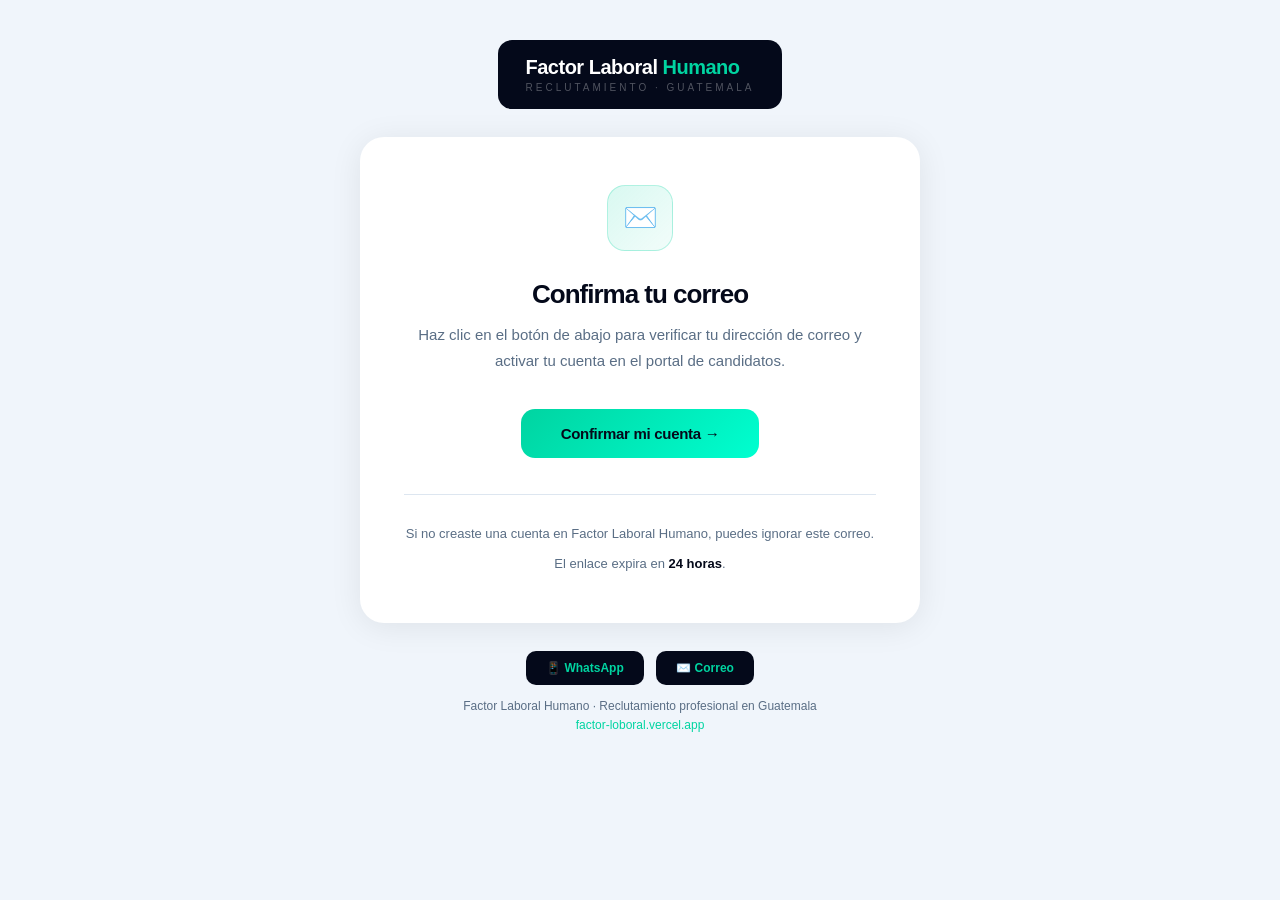
<file: email-confirmacion.html>
<!DOCTYPE html>
<html lang="es">
<head>
  <meta charset="UTF-8">
  <meta name="viewport" content="width=device-width, initial-scale=1.0">
  <title>Confirma tu cuenta</title>
</head>
<body style="margin:0;padding:0;background:#F0F5FB;font-family:'Segoe UI',Arial,sans-serif;">

  <table width="100%" cellpadding="0" cellspacing="0" style="background:#F0F5FB;padding:40px 20px;">
    <tr>
      <td align="center">
        <table width="100%" cellpadding="0" cellspacing="0" style="max-width:560px;">

          <!-- HEADER -->
          <tr>
            <td align="center" style="padding-bottom:28px;">
              <table cellpadding="0" cellspacing="0">
                <tr>
                  <td style="background:#04091A;border-radius:14px;padding:16px 28px;">
                    <span style="font-family:'Segoe UI',Arial,sans-serif;font-size:20px;font-weight:800;color:#ffffff;letter-spacing:-0.5px;">
                      Factor Laboral <span style="color:#00D4A1;">Humano</span>
                    </span>
                    <div style="font-size:10px;color:rgba(255,255,255,0.3);letter-spacing:3px;text-transform:uppercase;margin-top:3px;">
                      Reclutamiento · Guatemala
                    </div>
                  </td>
                </tr>
              </table>
            </td>
          </tr>

          <!-- CARD -->
          <tr>
            <td style="background:#ffffff;border-radius:24px;padding:48px 44px;box-shadow:0 4px 32px rgba(0,0,0,0.08);">

              <!-- Icono -->
              <table width="100%" cellpadding="0" cellspacing="0" style="margin-bottom:28px;">
                <tr>
                  <td align="center">
                    <div style="width:64px;height:64px;background:linear-gradient(135deg,rgba(0,212,161,0.15),rgba(0,212,161,0.05));border:1px solid rgba(0,212,161,0.25);border-radius:18px;display:inline-block;text-align:center;line-height:64px;font-size:28px;">
                      ✉️
                    </div>
                  </td>
                </tr>
              </table>

              <!-- Título -->
              <h1 style="font-family:'Segoe UI',Arial,sans-serif;font-size:26px;font-weight:800;color:#04091A;text-align:center;margin:0 0 12px;letter-spacing:-1px;">
                Confirma tu correo
              </h1>
              <p style="font-size:15px;color:#5A6E85;text-align:center;line-height:1.7;margin:0 0 36px;">
                Haz clic en el botón de abajo para verificar tu dirección de correo y activar tu cuenta en el portal de candidatos.
              </p>

              <!-- Botón -->
              <table width="100%" cellpadding="0" cellspacing="0" style="margin-bottom:36px;">
                <tr>
                  <td align="center">
                    <a href="{{ .ConfirmationURL }}"
                       style="display:inline-block;background:linear-gradient(135deg,#00D4A1,#00FFD0);color:#04091A;font-family:'Segoe UI',Arial,sans-serif;font-size:15px;font-weight:800;text-decoration:none;padding:16px 40px;border-radius:14px;letter-spacing:-0.3px;">
                      Confirmar mi cuenta →
                    </a>
                  </td>
                </tr>
              </table>

              <!-- Divider -->
              <hr style="border:none;border-top:1px solid #DDE6F0;margin:0 0 28px;">

              <!-- Info adicional -->
              <p style="font-size:13px;color:#5A6E85;text-align:center;line-height:1.7;margin:0 0 8px;">
                Si no creaste una cuenta en Factor Laboral Humano, puedes ignorar este correo.
              </p>
              <p style="font-size:13px;color:#5A6E85;text-align:center;line-height:1.7;margin:0;">
                El enlace expira en <strong style="color:#04091A;">24 horas</strong>.
              </p>

            </td>
          </tr>

          <!-- FOOTER -->
          <tr>
            <td style="padding:28px 0 0;">
              <table width="100%" cellpadding="0" cellspacing="0">
                <tr>
                  <td align="center" style="padding-bottom:12px;">
                    <a href="https://wa.me/50237190890" style="display:inline-block;background:#04091A;color:#00D4A1;font-family:'Segoe UI',Arial,sans-serif;font-size:12px;font-weight:700;text-decoration:none;padding:10px 20px;border-radius:10px;margin:0 4px;">
                      📱 WhatsApp
                    </a>
                    <a href="mailto:factorlaboralhumano@gmail.com" style="display:inline-block;background:#04091A;color:#00D4A1;font-family:'Segoe UI',Arial,sans-serif;font-size:12px;font-weight:700;text-decoration:none;padding:10px 20px;border-radius:10px;margin:0 4px;">
                      ✉️ Correo
                    </a>
                  </td>
                </tr>
                <tr>
                  <td align="center">
                    <p style="font-size:12px;color:#5A6E85;margin:0;line-height:1.6;">
                      Factor Laboral Humano · Reclutamiento profesional en Guatemala<br>
                      <a href="https://factor-loboral.vercel.app" style="color:#00D4A1;text-decoration:none;">factor-loboral.vercel.app</a>
                    </p>
                  </td>
                </tr>
              </table>
            </td>
          </tr>

        </table>
      </td>
    </tr>
  </table>

</body>
</html>
</file>
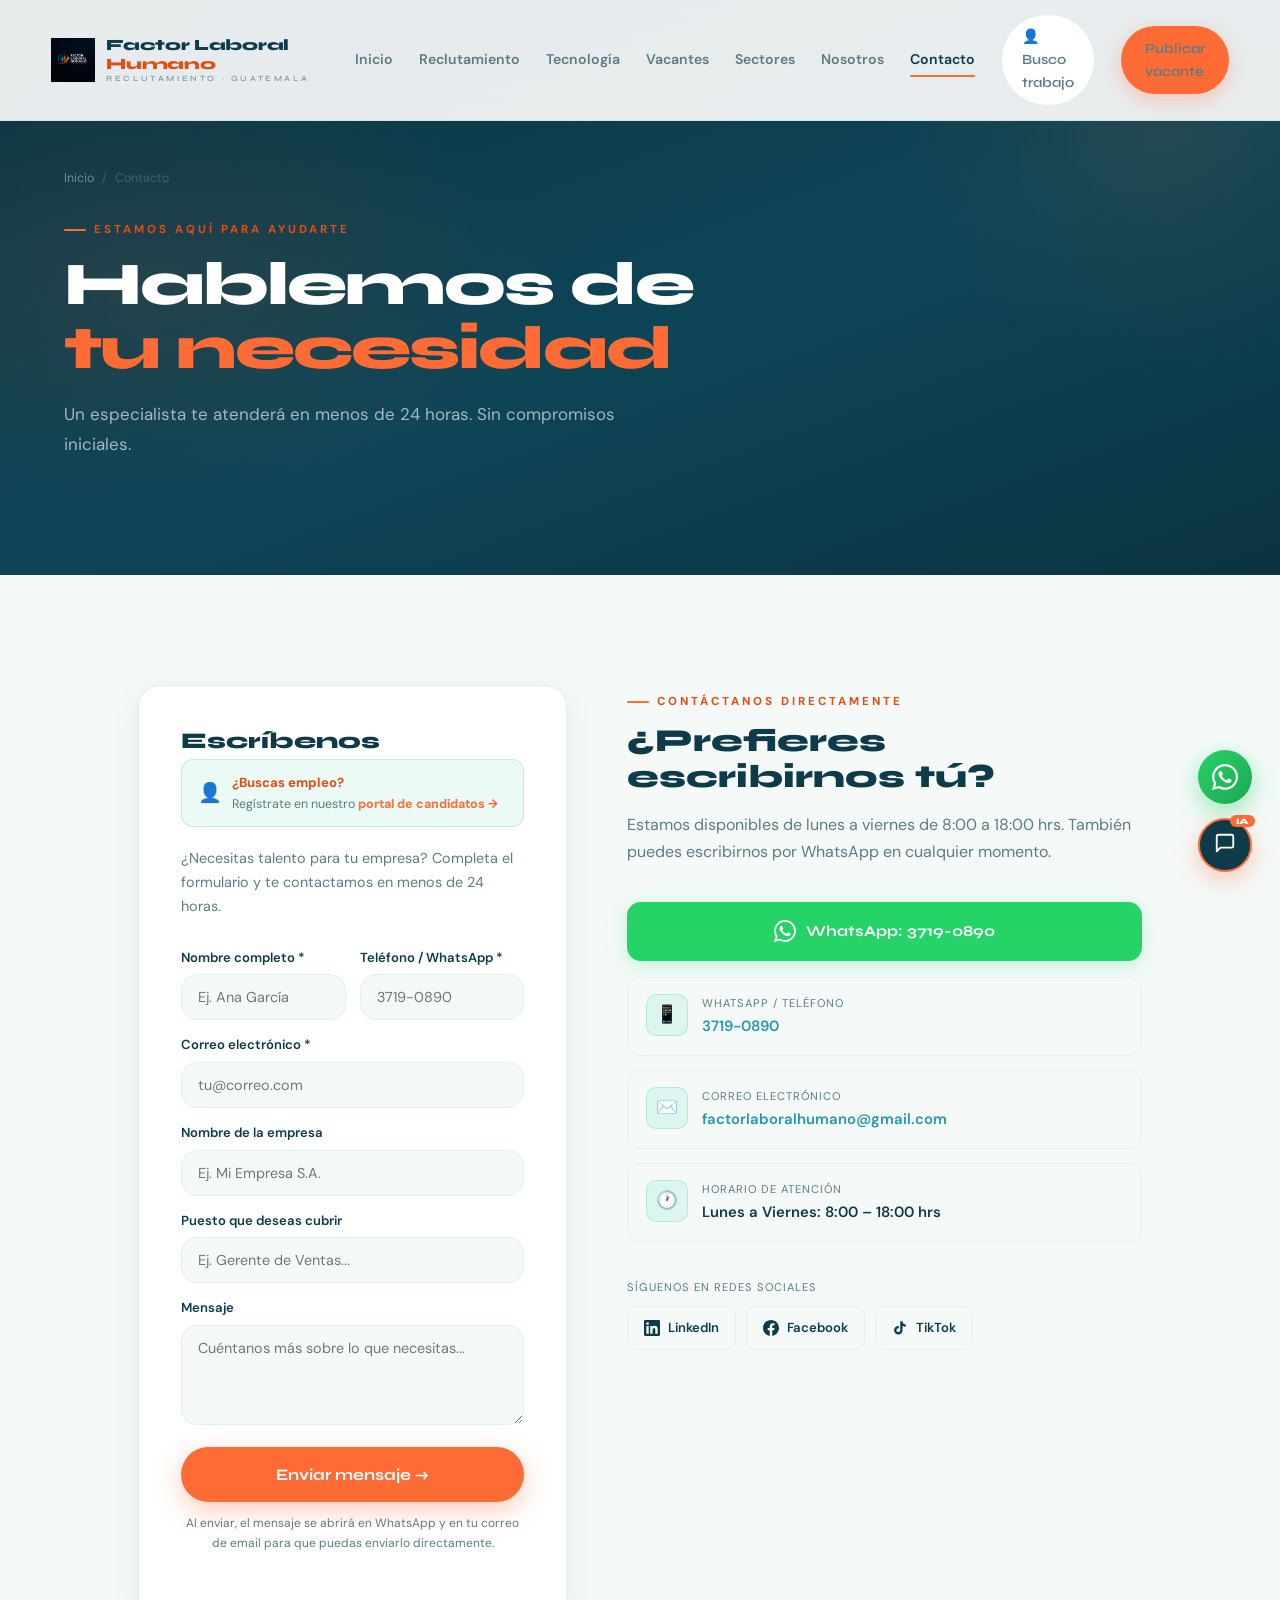
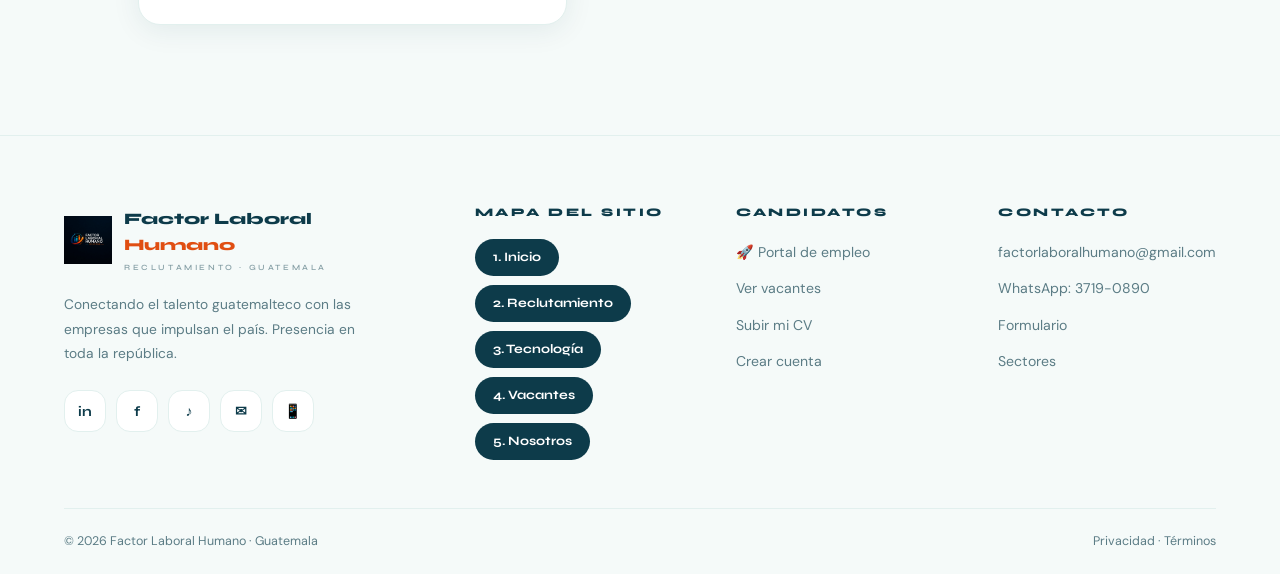
<file: pages/contacto.html>
<!DOCTYPE html>
<html lang="es">
<head>
  <meta charset="UTF-8">
  <meta name="viewport" content="width=device-width, initial-scale=1.0">
  <title>Contacto — Factor Laboral Humano</title>
  <meta name="description" content="Contáctanos: Factor Laboral Humano, empresa de reclutamiento en Guatemala.">
  <link rel="stylesheet" href="../css/main.css">
  <style>
    .contact-wrap{display:grid;grid-template-columns:1fr 1.2fr;gap:60px;align-items:start}
    .contact-form-box{background:#fff;border-radius:22px;padding:42px;border:1.5px solid var(--gris-2);box-shadow:var(--shadow)}
    .contact-form-box h3{font-size:1.4rem;font-weight:800;color:var(--azul);margin-bottom:6px}
    .contact-form-box>p{color:var(--muted);margin-bottom:28px;font-size:.9rem}
    .contact-sidebar .section-label{margin-bottom:12px}
    .contact-sidebar h2{font-size:clamp(1.6rem,2.5vw,2.2rem);font-weight:800;color:var(--azul);margin-bottom:16px}
    .contact-sidebar>p{color:var(--muted);line-height:1.7;margin-bottom:36px}
    .contact-items{display:flex;flex-direction:column;gap:14px;margin-bottom:36px}
    .contact-item-box{display:flex;gap:14px;align-items:flex-start;background:var(--gris);border-radius:14px;padding:16px 18px;border:1.5px solid var(--gris-2);transition:all .2s}
    .contact-item-box:hover{border-color:rgba(0,200,151,.3);background:#fff;box-shadow:0 4px 16px rgba(0,200,151,.08)}
    .ci-icon{width:42px;height:42px;border-radius:10px;background:rgba(0,200,151,.1);border:1px solid rgba(0,200,151,.2);display:flex;align-items:center;justify-content:center;font-size:1.1rem;flex-shrink:0}
    .ci-label{font-size:.7rem;color:var(--muted);text-transform:uppercase;letter-spacing:1px;margin-bottom:2px}
    .ci-val{font-weight:600;color:var(--azul);font-size:.93rem}
    .ci-val a{color:var(--azul-light);transition:color .2s}
    .ci-val a:hover{color:var(--verde)}
    .wa-btn{display:flex;align-items:center;justify-content:center;gap:10px;background:#25D366;color:#fff;border-radius:14px;padding:17px 24px;font-family:'Syne',sans-serif;font-weight:700;font-size:.95rem;transition:all .2s;margin-bottom:16px;box-shadow:0 4px 20px rgba(37,211,102,.25)}
    .wa-btn:hover{background:#1ebe5d;transform:translateY(-2px);box-shadow:0 8px 28px rgba(37,211,102,.35)}
    .social-row{display:flex;gap:10px;margin-top:8px}
    .soc-link{display:flex;align-items:center;gap:8px;padding:10px 16px;border-radius:10px;background:var(--gris);border:1.5px solid var(--gris-2);font-size:.82rem;font-weight:600;color:var(--azul);transition:all .2s}
    .soc-link:hover{border-color:var(--verde);background:#fff;color:var(--verde)}
    #form-status{display:none;padding:14px 18px;border-radius:12px;margin-top:16px;font-weight:600;font-size:.9rem}
    #form-status.success{background:rgba(0,200,151,.1);border:1.5px solid rgba(0,200,151,.3);color:var(--verde-dark)}
    #form-status.error{background:rgba(239,68,68,.08);border:1.5px solid rgba(239,68,68,.2);color:#dc2626}
    @media(max-width:768px){.contact-wrap{grid-template-columns:1fr}.social-row{flex-wrap:wrap}}

    @media(max-width:480px){
      .contact-grid{grid-template-columns:1fr!important}
      .form-row{grid-template-columns:1fr!important}
      .contact-info-item{flex-direction:column;gap:8px}
    }
  </style>
</head>
<body>
<div id="cursor-root"></div>
<div id="nav-root"></div>

<section class="page-hero">
  <div class="breadcrumb"><a href="../index.html">Inicio</a><span>/</span><span>Contacto</span></div>
  <div class="section-label">Estamos aquí para ayudarte</div>
  <h1>Hablemos de<br><span style="color:var(--verde)">tu necesidad</span></h1>
  <p>Un especialista te atenderá en menos de 24 horas. Sin compromisos iniciales.</p>
</section>

<section class="section" style="background:var(--gris);">
  <div class="container">
    <div class="contact-wrap">

      <!-- FORMULARIO -->
      <div class="contact-form-box reveal">
        <h3>Escríbenos</h3>
        <div style="background:rgba(16,185,129,.08);border:1px solid rgba(16,185,129,.2);border-radius:12px;padding:12px 16px;margin-bottom:20px;display:flex;align-items:center;gap:10px">
          <span style="font-size:1.2rem">👤</span>
          <div>
            <div style="font-size:.82rem;font-weight:700;color:var(--verde-dark)">¿Buscas empleo?</div>
            <div style="font-size:.78rem;color:var(--muted)">Regístrate en nuestro <a href="candidatos.html" style="color:var(--verde);font-weight:700">portal de candidatos →</a></div>
          </div>
        </div>
        <p>¿Necesitas talento para tu empresa? Completa el formulario y te contactamos en menos de 24 horas.</p>



        <div class="form-row">
          <div class="form-group">
            <label>Nombre completo *</label>
            <input type="text" id="f-nombre" placeholder="Ej. Ana García">
          </div>
          <div class="form-group">
            <label>Teléfono / WhatsApp *</label>
            <input type="tel" id="f-telefono" placeholder="3719-0890">
          </div>
        </div>
        <div class="form-group">
          <label>Correo electrónico *</label>
          <input type="email" id="f-correo" placeholder="tu@correo.com">
        </div>
        <div class="form-group" id="field-empresa">
          <label>Nombre de la empresa</label>
          <input type="text" id="f-empresa" placeholder="Ej. Mi Empresa S.A.">
        </div>
        <div class="form-group" id="field-puesto">
          <label>Puesto que deseas cubrir</label>
          <input type="text" id="f-puesto" placeholder="Ej. Gerente de Ventas...">
        </div>
        <div class="form-group">
          <label>Mensaje</label>
          <textarea id="f-mensaje" placeholder="Cuéntanos más sobre lo que necesitas..." style="min-height:100px;"></textarea>
        </div>
        <button class="btn btn-primary btn-lg" style="width:100%;justify-content:center" onclick="enviarFormulario()">
          Enviar mensaje →
        </button>
        <div id="form-status"></div>
        <p style="font-size:.75rem;color:var(--muted);margin-top:12px;text-align:center;">
          Al enviar, el mensaje se abrirá en WhatsApp y en tu correo de email para que puedas enviarlo directamente.
        </p>
      </div>

      <!-- SIDEBAR -->
      <div class="contact-sidebar reveal">
        <div class="section-label">Contáctanos directamente</div>
        <h2>¿Prefieres escribirnos tú?</h2>
        <p>Estamos disponibles de lunes a viernes de 8:00 a 18:00 hrs. También puedes escribirnos por WhatsApp en cualquier momento.</p>

        <a href="https://wa.me/50237190890" target="_blank" class="wa-btn">
          <svg width="22" height="22" viewBox="0 0 24 24" fill="white"><path d="M17.472 14.382c-.297-.149-1.758-.867-2.03-.967-.273-.099-.471-.148-.67.15-.197.297-.767.966-.94 1.164-.173.199-.347.223-.644.075-.297-.15-1.255-.463-2.39-1.475-.883-.788-1.48-1.761-1.653-2.059-.173-.297-.018-.458.13-.606.134-.133.298-.347.446-.52.149-.174.198-.298.298-.497.099-.198.05-.371-.025-.52-.075-.149-.669-1.612-.916-2.207-.242-.579-.487-.5-.669-.51-.173-.008-.371-.01-.57-.01-.198 0-.52.074-.792.372-.272.297-1.04 1.016-1.04 2.479 0 1.462 1.065 2.875 1.213 3.074.149.198 2.096 3.2 5.077 4.487.709.306 1.262.489 1.694.625.712.227 1.36.195 1.871.118.571-.085 1.758-.719 2.006-1.413.248-.694.248-1.289.173-1.413-.074-.124-.272-.198-.57-.347m-5.421 7.403h-.004a9.87 9.87 0 01-5.031-1.378l-.361-.214-3.741.982.998-3.648-.235-.374a9.86 9.86 0 01-1.51-5.26c.001-5.45 4.436-9.884 9.888-9.884 2.64 0 5.122 1.03 6.988 2.898a9.825 9.825 0 012.893 6.994c-.003 5.45-4.437 9.884-9.885 9.884m8.413-18.297A11.815 11.815 0 0012.05 0C5.495 0 .16 5.335.157 11.892c0 2.096.547 4.142 1.588 5.945L.057 24l6.305-1.654a11.882 11.882 0 005.683 1.448h.005c6.554 0 11.89-5.335 11.893-11.893a11.821 11.821 0 00-3.48-8.413z"/></svg>
          WhatsApp: 3719-0890
        </a>

        <div class="contact-items">
          <div class="contact-item-box">
            <div class="ci-icon">📱</div>
            <div>
              <div class="ci-label">WhatsApp / Teléfono</div>
              <div class="ci-val"><a href="https://wa.me/50237190890" target="_blank">3719-0890</a></div>
            </div>
          </div>
          <div class="contact-item-box">
            <div class="ci-icon">✉️</div>
            <div>
              <div class="ci-label">Correo electrónico</div>
              <div class="ci-val"><a href="mailto:factorlaboralhumano@gmail.com">factorlaboralhumano@gmail.com</a></div>
            </div>
          </div>
          <div class="contact-item-box">
            <div class="ci-icon">🕐</div>
            <div>
              <div class="ci-label">Horario de atención</div>
              <div class="ci-val">Lunes a Viernes: 8:00 – 18:00 hrs</div>
            </div>
          </div>
        </div>

        <!-- Redes sociales -->
        <div style="margin-bottom:12px;">
          <div class="ci-label" style="margin-bottom:10px;">Síguenos en redes sociales</div>
          <div class="social-row">
            <a href="https://www.linkedin.com/in/factor-laboral-humano-296441406" target="_blank" class="soc-link">
              <svg width="16" height="16" fill="currentColor" viewBox="0 0 24 24"><path d="M20.447 20.452h-3.554v-5.569c0-1.328-.027-3.037-1.852-3.037-1.853 0-2.136 1.445-2.136 2.939v5.667H9.351V9h3.414v1.561h.046c.477-.9 1.637-1.85 3.37-1.85 3.601 0 4.267 2.37 4.267 5.455v6.286zM5.337 7.433a2.062 2.062 0 01-2.063-2.065 2.064 2.064 0 112.063 2.065zm1.782 13.019H3.555V9h3.564v11.452zM22.225 0H1.771C.792 0 0 .774 0 1.729v20.542C0 23.227.792 24 1.771 24h20.451C23.2 24 24 23.227 24 22.271V1.729C24 .774 23.2 0 22.222 0h.003z"/></svg>
              LinkedIn
            </a>
            <a href="https://www.facebook.com/share/g/14avjVS6KRY/" target="_blank" class="soc-link">
              <svg width="16" height="16" fill="currentColor" viewBox="0 0 24 24"><path d="M24 12.073c0-6.627-5.373-12-12-12s-12 5.373-12 12c0 5.99 4.388 10.954 10.125 11.854v-8.385H7.078v-3.47h3.047V9.43c0-3.007 1.792-4.669 4.533-4.669 1.312 0 2.686.235 2.686.235v2.953H15.83c-1.491 0-1.956.925-1.956 1.874v2.25h3.328l-.532 3.47h-2.796v8.385C19.612 23.027 24 18.062 24 12.073z"/></svg>
              Facebook
            </a>
            <a href="https://www.tiktok.com/@reclutamiento.tal53" target="_blank" class="soc-link">
              <svg width="16" height="16" fill="currentColor" viewBox="0 0 24 24"><path d="M19.59 6.69a4.83 4.83 0 01-3.77-4.25V2h-3.45v13.67a2.89 2.89 0 01-2.88 2.5 2.89 2.89 0 01-2.89-2.89 2.89 2.89 0 012.89-2.89c.28 0 .54.04.79.1V9.01a6.33 6.33 0 00-.79-.05 6.34 6.34 0 00-6.34 6.34 6.34 6.34 0 006.34 6.34 6.34 6.34 0 006.33-6.34V8.69a8.15 8.15 0 004.77 1.52V6.76a4.85 4.85 0 01-1-.07z"/></svg>
              TikTok
            </a>
          </div>
        </div>

      </div>
    </div>
  </div>
</section>

<div id="chat-root"></div>
<div id="footer-root"></div>
<div id="modal-root"></div>
<script src="../js/components.js"></script>
<script src="../js/main.js"></script>
<script>
  document.getElementById('cursor-root').innerHTML = renderCursor();
  document.getElementById('nav-root').innerHTML = renderNav('contacto');
  document.getElementById('footer-root').innerHTML = renderFooter(false);
  document.getElementById('chat-root').innerHTML = renderChatWidget();
  document.getElementById('modal-root').innerHTML = renderModal();

  let tipoActual = 'empresa';

  function setTipo(tipo) {
    tipoActual = tipo;
    ['empresa','candidato'].forEach(t => {
      const btn = document.getElementById('btn-' + t);
      if (btn) btn.classList.toggle('active', t === tipo);
    });

    const lbl = document.querySelector('#field-puesto label');
    const inp = document.getElementById('f-puesto');
    if (lbl && inp) {
      lbl.textContent = 'Puesto que deseas cubrir';
      inp.placeholder = 'Ej. Gerente de Ventas...';
    }
  }

  function enviarFormulario() {
    const nombre   = document.getElementById('f-nombre').value.trim();
    const telefono = document.getElementById('f-telefono').value.trim();
    const correo   = document.getElementById('f-correo').value.trim();
    const empresa  = document.getElementById('f-empresa') ? document.getElementById('f-empresa').value.trim() : '';
    const puesto   = document.getElementById('f-puesto').value.trim();
    const mensaje  = document.getElementById('f-mensaje').value.trim();
    const status   = document.getElementById('form-status');

    if (!nombre || !telefono || !correo) {
      status.className = 'error';
      status.style.display = 'block';
      status.textContent = '⚠️ Por favor completa nombre, teléfono y correo.';
      return;
    }

    // Armar texto del mensaje
    const tipo = 'Empresa';
    let texto = `*Nuevo contacto - Factor Laboral Humano*\n\n`;
    texto += `Tipo: ${tipo}\n`;
    texto += `Nombre: ${nombre}\n`;
    texto += `Teléfono: ${telefono}\n`;
    texto += `Correo: ${correo}\n`;
    if (empresa) texto += `Empresa: ${empresa}\n`;
    if (puesto)  texto += `Puesto: ${puesto}\n`;
    if (mensaje) texto += `Mensaje: ${mensaje}\n`;

    // 1) Abrir WhatsApp con el mensaje
    const waURL = `https://wa.me/50237190890?text=${encodeURIComponent(texto)}`;
    window.open(waURL, '_blank');

    // 2) Abrir cliente de correo como respaldo
    const emailSubject = `Contacto desde web - ${tipo}: ${nombre}`;
    const emailBody = texto.replace(/\*/g, '').replace(/\n/g, '%0A');
    setTimeout(() => {
      window.location.href = `mailto:factorlaboralhumano@gmail.com?subject=${encodeURIComponent(emailSubject)}&body=${emailBody}`;
    }, 800);

    // Mostrar confirmación
    status.className = 'success';
    status.style.display = 'block';
    status.textContent = '✅ ¡Se abrió WhatsApp con tu mensaje! Si no abrió, escríbenos directamente al 3719-0890.';

    // Limpiar form
    ['f-nombre','f-telefono','f-correo','f-empresa','f-puesto','f-mensaje'].forEach(id => {
      const el = document.getElementById(id);
      if (el) el.value = '';
    });
  }

  setTipo('empresa');
</script>
</body>
</html>
</file>
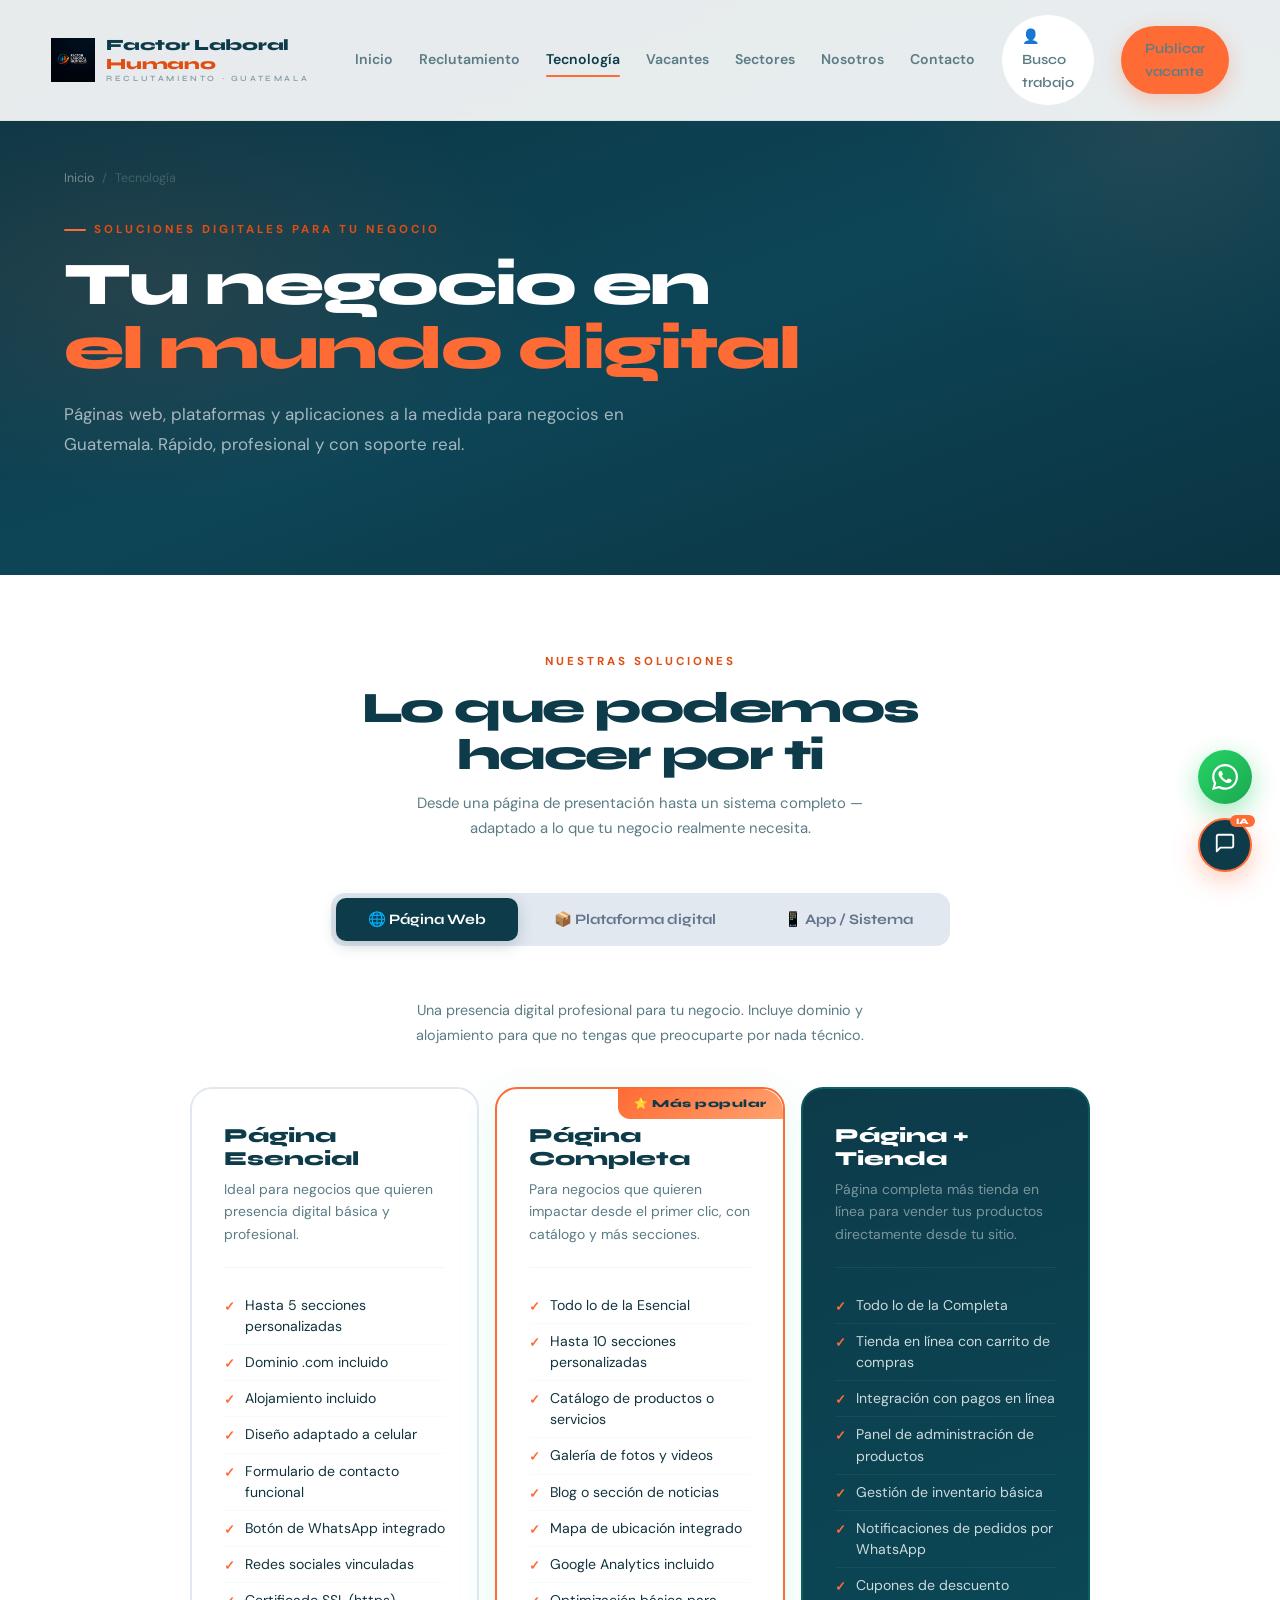
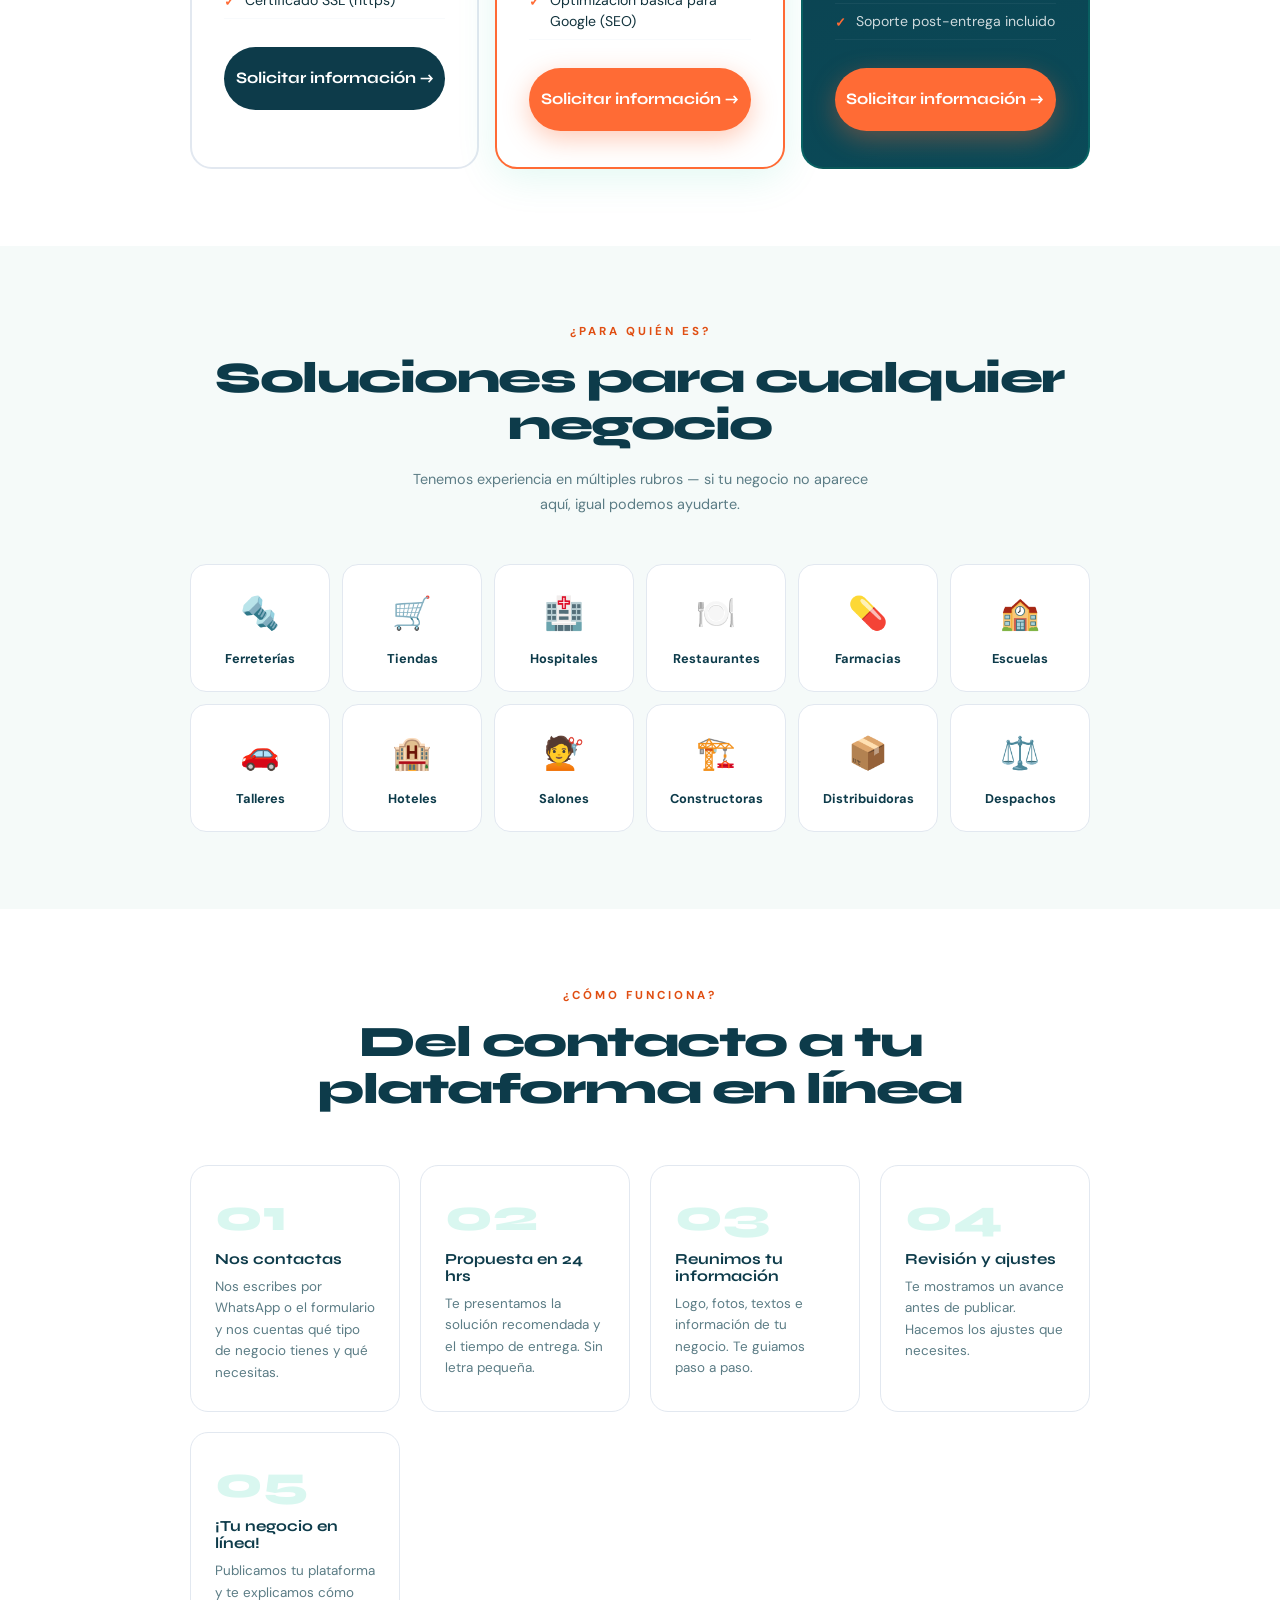
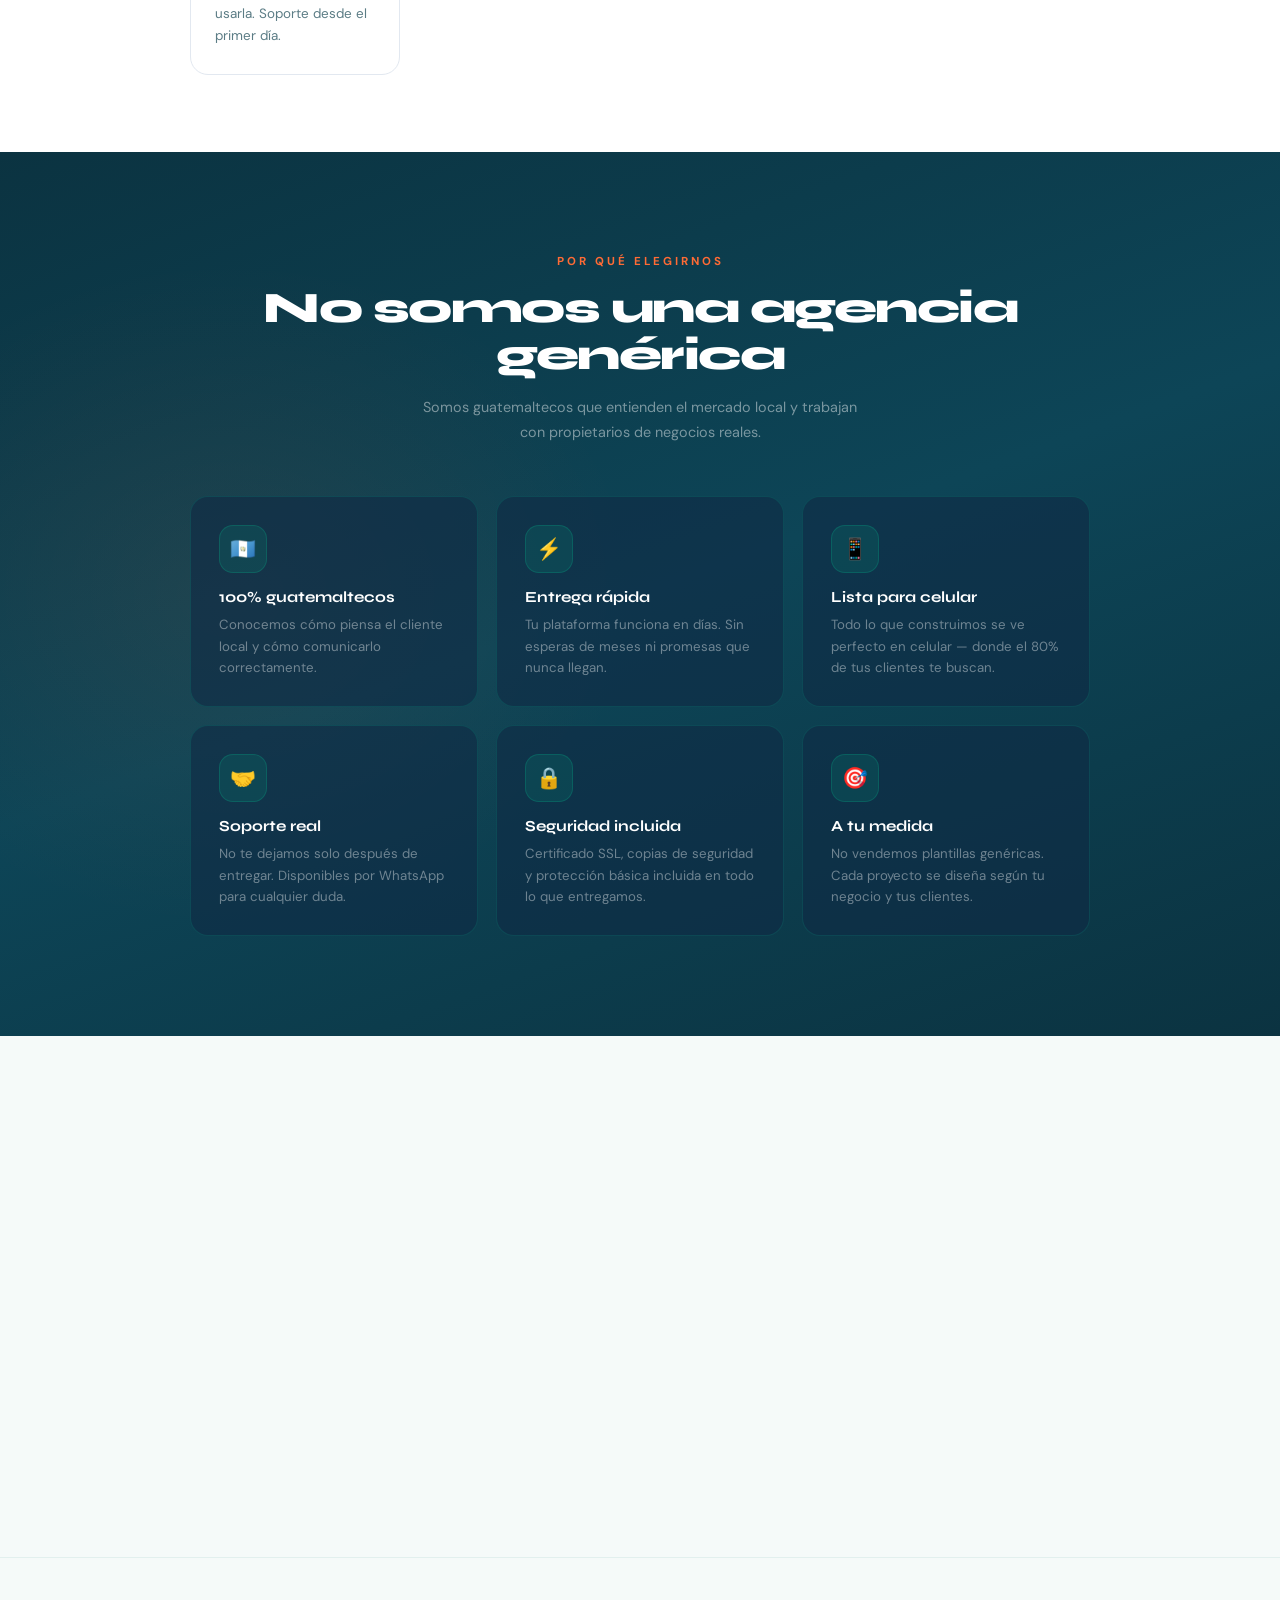
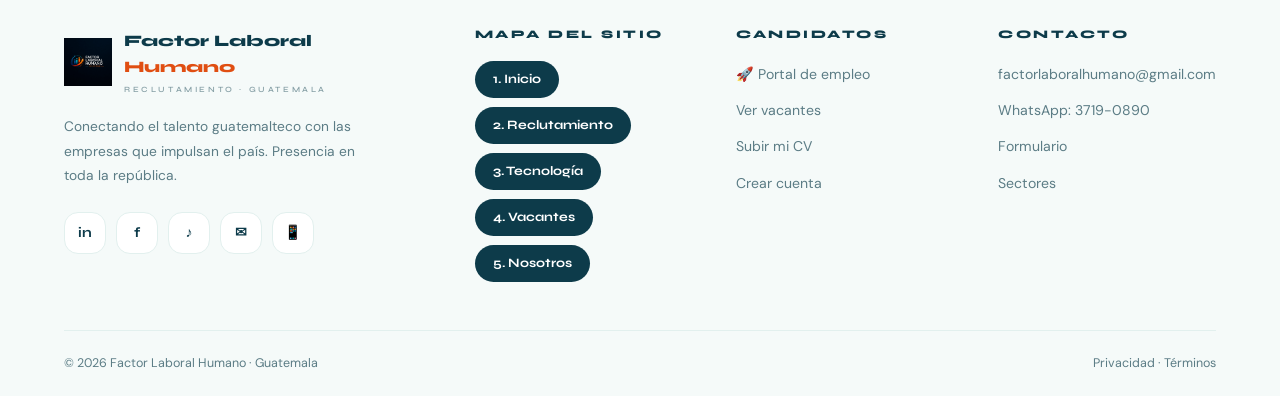
<file: pages/tecnologia.html>
<!DOCTYPE html>
<html lang="es">
<head>
  <meta charset="UTF-8">
  <meta name="viewport" content="width=device-width, initial-scale=1.0">
  <title>Soluciones Tecnológicas — Factor Laboral Humano</title>
  <meta name="description" content="Páginas web y plataformas digitales para negocios en Guatemala. Desde Q200/mes o Q1,750 pago único. Apps, e-commerce y sistemas a medida.">
  <link rel="stylesheet" href="../css/main.css">
  <style>
    /* TABS TECH */
    .tech-tabs{display:flex;gap:4px;background:#E2E8F0;padding:5px;border-radius:14px;width:fit-content;margin:0 auto 52px;flex-wrap:wrap}
    .tech-tab{padding:13px 32px;border-radius:10px;font-family:'Syne',sans-serif;font-weight:700;font-size:.9rem;border:none;background:transparent;color:#64748B;transition:all .3s;cursor:pointer}
    .tech-tab.active{background:var(--azul);color:#fff;box-shadow:0 4px 16px rgba(8,52,62,.2)}
    .tech-panel{display:none}.tech-panel.active{display:block}

    /* PRICING */
    .pricing-grid{display:grid;grid-template-columns:repeat(auto-fit,minmax(280px,1fr));gap:22px;max-width:1100px;margin:0 auto}
    .pricing-card{background:#fff;border-radius:22px;padding:36px 32px;border:2px solid #E2E8F0;position:relative;overflow:hidden;transition:all .3s}
    .pricing-card:hover{transform:translateY(-5px);box-shadow:0 20px 56px rgba(0,0,0,.1)}
    .pricing-card.featured{border-color:var(--verde);box-shadow:0 8px 40px rgba(0,200,151,.12)}
    .pricing-card.featured::after{content:'⭐ Más popular';position:absolute;top:0;right:0;background:linear-gradient(135deg,var(--verde),var(--verde-claro));color:var(--azul);font-family:'Syne',sans-serif;font-weight:800;font-size:.68rem;letter-spacing:.5px;padding:6px 16px;border-radius:0 22px 0 12px}
    .pricing-card.dark{background:linear-gradient(160deg,var(--azul),#0A4A58);border-color:rgba(0,200,151,.2)}
    .p-badge{display:inline-block;font-size:.7rem;font-weight:700;letter-spacing:2px;text-transform:uppercase;color:var(--verde);background:rgba(0,200,151,.1);border:1px solid rgba(0,200,151,.2);border-radius:100px;padding:4px 12px;margin-bottom:16px}
    .pricing-card h3{font-size:1.25rem;font-weight:800;color:var(--azul);margin-bottom:8px}
    .pricing-card.dark h3{color:#fff}
    .p-desc{color:var(--muted);font-size:.87rem;line-height:1.6;margin-bottom:22px}
    .pricing-card.dark .p-desc{color:rgba(255,255,255,.45)}
    .price-main{font-family:'Syne',sans-serif;font-size:3rem;font-weight:800;color:var(--azul);line-height:1}
    .pricing-card.dark .price-main{color:#fff}
    .price-main sup{font-size:1.1rem;vertical-align:super;margin-right:2px}
    .price-period{font-size:.82rem;color:var(--muted);margin-top:4px;margin-bottom:20px}
    .pricing-card.dark .price-period{color:rgba(255,255,255,.4)}
    .price-save{display:inline-flex;align-items:center;gap:6px;background:rgba(0,200,151,.1);border:1px solid rgba(0,200,151,.25);color:#008F6B;border-radius:100px;font-size:.75rem;font-weight:700;padding:4px 12px;margin-bottom:20px}
    .p-list{list-style:none;margin-bottom:28px;border-top:1px solid #F2F9FA;padding-top:20px}
    .pricing-card.dark .p-list{border-top-color:rgba(255,255,255,.06)}
    .p-list li{font-size:.88rem;color:var(--texto);padding:7px 0;display:flex;align-items:flex-start;gap:10px;line-height:1.5;border-bottom:1px solid #F8FAFC}
    .pricing-card.dark .p-list li{color:rgba(255,255,255,.8);border-bottom-color:rgba(255,255,255,.05)}
    .p-list li::before{content:'✓';color:var(--verde);font-weight:800;font-size:.8rem;flex-shrink:0;margin-top:2px}
    .p-list li.no::before{content:'✗';color:#CBD5E1}
    .p-list li.no{color:var(--muted)}
    .pricing-card.dark .p-list li.no{color:rgba(255,255,255,.3)}

    /* SAVINGS BANNER */
    .savings-banner{background:linear-gradient(135deg,rgba(0,200,151,.08),rgba(0,200,151,.03));border:1.5px solid rgba(0,200,151,.2);border-radius:18px;padding:28px 36px;display:flex;align-items:center;justify-content:space-between;gap:20px;max-width:860px;margin:40px auto 0;flex-wrap:wrap}
    .savings-left h4{font-size:1.1rem;font-weight:800;color:var(--azul);margin-bottom:4px}
    .savings-left p{font-size:.86rem;color:var(--muted)}
    .savings-nums{display:flex;gap:32px;align-items:center}
    .s-num{text-align:center}
    .s-num .n{font-family:'Syne',sans-serif;font-size:1.8rem;font-weight:800}
    .s-num .l{font-size:.72rem;color:var(--muted);text-transform:uppercase;letter-spacing:.5px;margin-top:2px}
    .s-arrow{font-size:1.4rem;color:var(--verde)}

    /* NEGOCIOS */
    .negocios-grid{display:grid;grid-template-columns:repeat(auto-fill,minmax(130px,1fr));gap:12px;max-width:1000px;margin:48px auto 0}
    .negocio-card{background:#fff;border:1.5px solid #E2E8F0;border-radius:16px;padding:22px 12px;text-align:center;transition:all .3s}
    .negocio-card:hover{border-color:var(--verde);transform:translateY(-4px);box-shadow:0 10px 28px rgba(0,200,151,.12)}
    .negocio-icon{font-size:2rem;margin-bottom:8px}
    .negocio-name{font-size:.8rem;font-weight:700;color:var(--azul)}

    /* PROCESO */
    .proceso-grid{display:grid;grid-template-columns:repeat(auto-fit,minmax(200px,1fr));gap:20px;max-width:1100px;margin:52px auto 0}
    .proceso-card{background:#fff;border-radius:18px;padding:28px 24px;border:1.5px solid #E2E8F0;transition:all .3s}
    .proceso-card:hover{border-color:var(--verde);box-shadow:0 12px 36px rgba(0,200,151,.1);transform:translateY(-4px)}
    .proceso-num{font-family:'Syne',sans-serif;font-size:2.8rem;font-weight:800;color:rgba(0,200,151,.15);line-height:1;margin-bottom:12px}
    .proceso-card h4{font-size:.96rem;font-weight:700;color:var(--azul);margin-bottom:8px}
    .proceso-card p{font-size:.84rem;color:var(--muted);line-height:1.6}

    /* WHY US DARK CARDS */
    .why-grid{display:grid;grid-template-columns:repeat(auto-fit,minmax(240px,1fr));gap:18px;max-width:1100px;margin:52px auto 0}
    .why-card{background:rgba(15,42,69,.6);border:1px solid rgba(0,200,151,.15);border-radius:18px;padding:28px;transition:all .3s}
    .why-card:hover{background:rgba(15,42,69,.9);border-color:rgba(0,200,151,.35);transform:translateY(-4px)}
    .why-icon{width:48px;height:48px;border-radius:14px;background:rgba(0,200,151,.12);border:1px solid rgba(0,200,151,.2);display:flex;align-items:center;justify-content:center;font-size:1.3rem;margin-bottom:16px}
    .why-card h4{font-size:.96rem;font-weight:700;color:#fff;margin-bottom:8px}
    .why-card p{font-size:.83rem;color:rgba(255,255,255,.4);line-height:1.6}

    /* CTA */
    .cta-tech{background:linear-gradient(135deg,var(--azul) 0%,#0A4A58 100%);border-radius:24px;padding:60px 48px;text-align:center;position:relative;overflow:hidden;max-width:900px;margin:0 auto}
    .cta-tech::before{content:'';position:absolute;inset:0;background-image:linear-gradient(rgba(0,200,151,.03) 1px,transparent 1px),linear-gradient(90deg,rgba(0,200,151,.03) 1px,transparent 1px);background-size:40px 40px;pointer-events:none}
    .cta-tech::after{content:'';position:absolute;top:-80px;right:-80px;width:320px;height:320px;background:radial-gradient(circle,rgba(0,200,151,.09) 0%,transparent 70%);border-radius:50%;pointer-events:none}
    .cta-tech h2{font-size:clamp(1.7rem,3vw,2.3rem);font-weight:800;color:#fff;margin-bottom:12px;position:relative;z-index:1}
    .cta-tech p{color:rgba(255,255,255,.5);max-width:460px;margin:0 auto 32px;line-height:1.7;position:relative;z-index:1}
    .cta-btns{display:flex;gap:12px;justify-content:center;flex-wrap:wrap;position:relative;z-index:1}

    @media(max-width:768px){
      .tech-tabs{width:100%}.tech-tab{flex:1;padding:11px 16px;font-size:.82rem}
      .pricing-grid{grid-template-columns:1fr}
      .savings-banner{flex-direction:column}
      .cta-tech{padding:40px 24px}
    }

    @media(max-width:480px){
      .negocios-grid{grid-template-columns:repeat(3,1fr)!important;gap:10px!important}
      .negocio-card{padding:14px 8px!important}
      .negocio-icon{font-size:1.5rem!important}
      .negocio-name{font-size:.7rem!important}
      .pricing-card{padding:24px 18px!important}
      .proceso-grid{grid-template-columns:1fr!important}
      .why-grid{grid-template-columns:1fr 1fr!important}
    }
  </style>
</head>
<body>
<div id="cursor-root"></div>
<div id="nav-root"></div>

<!-- HERO -->
<section class="page-hero">
  <div class="breadcrumb"><a href="../index.html">Inicio</a><span>/</span><span>Tecnología</span></div>
  <div class="section-label">Soluciones digitales para tu negocio</div>
  <h1>Tu negocio en<br><span style="color:var(--verde)">el mundo digital</span></h1>
  <p>Páginas web, plataformas y aplicaciones a la medida para negocios en Guatemala. Rápido, profesional y con soporte real.</p>
</section>

<!-- SOLUCIONES -->
<section style="background:#fff;padding:clamp(56px,6vw,80px) clamp(20px,4%,60px);">
  <div style="max-width:900px;margin:0 auto;">
    <div class="section-label reveal" style="text-align:center;display:block">Nuestras soluciones</div>
    <h2 class="section-title reveal" style="text-align:center;max-width:560px;margin:0 auto 12px">Lo que podemos hacer por ti</h2>
    <p style="text-align:center;color:var(--muted);max-width:480px;margin:0 auto 52px;line-height:1.7;font-size:.93rem;" class="reveal">Desde una página de presentación hasta un sistema completo — adaptado a lo que tu negocio realmente necesita.</p>

    <div class="tech-tabs reveal">
      <button class="tech-tab active" onclick="showPanel('web',this)">🌐 Página Web</button>
      <button class="tech-tab" onclick="showPanel('plataforma',this)">📦 Plataforma digital</button>
      <button class="tech-tab" onclick="showPanel('app',this)">📱 App / Sistema</button>
    </div>

    <!-- PANEL: PÁGINA WEB -->
    <div id="panel-web" class="tech-panel active">
      <p style="text-align:center;color:var(--muted);max-width:520px;margin:0 auto 40px;font-size:.9rem;line-height:1.7;">
        Una presencia digital profesional para tu negocio. Incluye dominio y alojamiento para que no tengas que preocuparte por nada técnico.
      </p>
      <div style="display:grid;grid-template-columns:repeat(auto-fit,minmax(min(100%,240px),1fr));gap:16px;">

        <div class="pricing-card reveal">
          <h3>Página Esencial</h3>
          <p class="p-desc">Ideal para negocios que quieren presencia digital básica y profesional.</p>
          <ul class="p-list">
            <li>Hasta 5 secciones personalizadas</li>
            <li>Dominio .com incluido</li>
            <li>Alojamiento incluido</li>
            <li>Diseño adaptado a celular</li>
            <li>Formulario de contacto funcional</li>
            <li>Botón de WhatsApp integrado</li>
            <li>Redes sociales vinculadas</li>
            <li>Certificado SSL (https)</li>
          </ul>
          <a href="#" class="btn btn-dark btn-lg" style="width:100%;justify-content:center" onclick="cotizar('Página Web Esencial');return false;">Solicitar información →</a>
        </div>

        <div class="pricing-card featured reveal">
          <h3>Página Completa</h3>
          <p class="p-desc">Para negocios que quieren impactar desde el primer clic, con catálogo y más secciones.</p>
          <ul class="p-list">
            <li>Todo lo de la Esencial</li>
            <li>Hasta 10 secciones personalizadas</li>
            <li>Catálogo de productos o servicios</li>
            <li>Galería de fotos y videos</li>
            <li>Blog o sección de noticias</li>
            <li>Mapa de ubicación integrado</li>
            <li>Google Analytics incluido</li>
            <li>Optimización básica para Google (SEO)</li>
          </ul>
          <a href="#" class="btn btn-primary btn-lg" style="width:100%;justify-content:center" onclick="cotizar('Página Web Completa');return false;">Solicitar información →</a>
        </div>

        <div class="pricing-card dark reveal">
          <h3>Página + Tienda</h3>
          <p class="p-desc">Página completa más tienda en línea para vender tus productos directamente desde tu sitio.</p>
          <ul class="p-list">
            <li>Todo lo de la Completa</li>
            <li>Tienda en línea con carrito de compras</li>
            <li>Integración con pagos en línea</li>
            <li>Panel de administración de productos</li>
            <li>Gestión de inventario básica</li>
            <li>Notificaciones de pedidos por WhatsApp</li>
            <li>Cupones de descuento</li>
            <li>Soporte post-entrega incluido</li>
          </ul>
          <a href="#" class="btn btn-primary btn-lg" style="width:100%;justify-content:center" onclick="cotizar('Página Web + Tienda');return false;">Solicitar información →</a>
        </div>

      </div>
    </div>

    <!-- PANEL: PLATAFORMA DIGITAL -->
    <div id="panel-plataforma" class="tech-panel">
      <p style="text-align:center;color:var(--muted);max-width:520px;margin:0 auto 40px;font-size:.9rem;line-height:1.7;">
        Una plataforma siempre activa, actualizada y con soporte continuo. Nosotros nos encargamos de todo lo técnico para que tú te concentres en tu negocio.
      </p>
      <div style="display:grid;grid-template-columns:repeat(auto-fit,minmax(min(100%,240px),1fr));gap:16px;">

        <div class="pricing-card reveal">
          <h3>Plataforma Básica</h3>
          <p class="p-desc">Tu negocio en línea con todo lo necesario para empezar a recibir clientes digitalmente.</p>
          <ul class="p-list">
            <li>Plataforma web de tu negocio publicada</li>
            <li>Catálogo de productos o servicios</li>
            <li>Formulario de contacto y WhatsApp</li>
            <li>Dominio incluido</li>
            <li>Actualizaciones de contenido incluidas</li>
            <li>Soporte por WhatsApp</li>
            <li>Adaptada a celular</li>
          </ul>
          <a href="#" class="btn btn-dark btn-lg" style="width:100%;justify-content:center" onclick="cotizar('Plataforma Básica');return false;">Solicitar información →</a>
        </div>

        <div class="pricing-card featured reveal">
          <h3>Plataforma Completa</h3>
          <p class="p-desc">Más funciones, más capacidad y atención prioritaria para negocios que quieren crecer en línea.</p>
          <ul class="p-list">
            <li>Todo lo de la Básica</li>
            <li>Dominio .com incluido</li>
            <li>Hasta 2 actualizaciones de contenido/mes</li>
            <li>Blog o sección de noticias</li>
            <li>Reporte mensual de visitas</li>
            <li>Integración con redes sociales</li>
            <li>Certificado SSL incluido</li>
            <li>Prioridad en soporte</li>
          </ul>
          <a href="#" class="btn btn-primary btn-lg" style="width:100%;justify-content:center" onclick="cotizar('Plataforma Completa');return false;">Solicitar información →</a>
        </div>

        <div class="pricing-card dark reveal">
          <h3>Plataforma Pro</h3>
          <p class="p-desc">Para negocios que necesitan más funciones, mayor capacidad y atención personalizada.</p>
          <ul class="p-list">
            <li>Todo lo de la Completa</li>
            <li>Catálogo con disponibilidad en tiempo real</li>
            <li>Formularios personalizados</li>
            <li>Chat en línea integrado</li>
            <li>5 actualizaciones de contenido/mes</li>
            <li>Reporte semanal de visitas</li>
            <li>Panel de administración básico</li>
            <li>Soporte dedicado por WhatsApp</li>
          </ul>
          <a href="#" class="btn btn-primary btn-lg" style="width:100%;justify-content:center" onclick="cotizar('Plataforma Pro');return false;">Solicitar información →</a>
        </div>

      </div>
    </div>

    <!-- PANEL: APP / SISTEMA -->
    <div id="panel-app" class="tech-panel">
      <p style="text-align:center;color:var(--muted);max-width:560px;margin:0 auto 40px;font-size:.9rem;line-height:1.7;">
        Para negocios que necesitan algo único: una app para clientes, un sistema interno, o una plataforma completamente personalizada. Conversemos sin compromiso.
      </p>
      <div style="display:grid;grid-template-columns:repeat(auto-fit,minmax(min(100%,240px),1fr));gap:16px;">

        <div class="pricing-card reveal">
          <div class="p-badge">A medida</div>
          <h3>App Móvil</h3>
          <p class="p-desc">Aplicación para iOS y Android con el branding y funciones específicas de tu negocio.</p>
          <ul class="p-list">
            <li>App para iPhone y Android</li>
            <li>Diseño personalizado con tu marca</li>
            <li>Notificaciones push</li>
            <li>Login de usuarios</li>
            <li>Panel de administración web</li>
            <li>Publicación en App Store y Play Store</li>
            <li>Soporte post-entrega incluido</li>
          </ul>
          <a href="#" class="btn btn-dark btn-lg" style="width:100%;justify-content:center" onclick="cotizar('App Móvil personalizada');return false;">Solicitar información →</a>
        </div>

        <div class="pricing-card featured reveal">
          <div class="p-badge">Más solicitado</div>
          <h3>Sistema de Gestión</h3>
          <p class="p-desc">Inventarios, clientes, ventas, empleados — todo en un sistema web a tu medida.</p>
          <ul class="p-list">
            <li>Sistema web accesible desde cualquier dispositivo</li>
            <li>Módulo de inventario y productos</li>
            <li>Módulo de clientes y ventas</li>
            <li>Reportes y estadísticas</li>
            <li>Control de usuarios y permisos</li>
            <li>Exportación a Excel/PDF</li>
            <li>Capacitación para tu equipo</li>
            <li>Soporte post-entrega incluido</li>
          </ul>
          <a href="#" class="btn btn-primary btn-lg" style="width:100%;justify-content:center" onclick="cotizar('Sistema de Gestión');return false;">Solicitar información →</a>
        </div>

        <div class="pricing-card dark reveal">
          <div class="p-badge">Personalizado</div>
          <h3>Proyecto a tu medida</h3>
          <p class="p-desc">¿Tienes una idea específica? La analizamos y construimos exactamente lo que necesitas.</p>
          <ul class="p-list">
            <li>Análisis de requerimientos sin costo</li>
            <li>Propuesta técnica detallada</li>
            <li>Desarrollo 100% personalizado</li>
            <li>Integraciones con sistemas existentes</li>
            <li>API y conexiones con terceros</li>
            <li>Equipo dedicado al proyecto</li>
            <li>Soporte y mantenimiento post-entrega</li>
            <li>Documentación completa incluida</li>
          </ul>
          <a href="#" class="btn btn-primary btn-lg" style="width:100%;justify-content:center" onclick="cotizar('Proyecto personalizado');return false;">Solicitar información →</a>
        </div>

      </div>
    </div>
  </div>
</section>

<!-- PARA QUÉ NEGOCIOS -->
<section style="background:var(--gris);padding:clamp(56px,6vw,80px) clamp(20px,4%,60px);">
  <div style="max-width:900px;margin:0 auto;">
    <div class="section-label reveal" style="text-align:center;display:block">¿Para quién es?</div>
    <h2 class="section-title reveal" style="text-align:center">Soluciones para cualquier negocio</h2>
    <p style="text-align:center;color:var(--muted);max-width:460px;margin:0 auto;font-size:.9rem;line-height:1.7;" class="reveal">Tenemos experiencia en múltiples rubros — si tu negocio no aparece aquí, igual podemos ayudarte.</p>
    <div class="negocios-grid reveal">
      <div class="negocio-card"><div class="negocio-icon">🔩</div><div class="negocio-name">Ferreterías</div></div>
      <div class="negocio-card"><div class="negocio-icon">🛒</div><div class="negocio-name">Tiendas</div></div>
      <div class="negocio-card"><div class="negocio-icon">🏥</div><div class="negocio-name">Hospitales</div></div>
      <div class="negocio-card"><div class="negocio-icon">🍽️</div><div class="negocio-name">Restaurantes</div></div>
      <div class="negocio-card"><div class="negocio-icon">💊</div><div class="negocio-name">Farmacias</div></div>
      <div class="negocio-card"><div class="negocio-icon">🏫</div><div class="negocio-name">Escuelas</div></div>
      <div class="negocio-card"><div class="negocio-icon">🚗</div><div class="negocio-name">Talleres</div></div>
      <div class="negocio-card"><div class="negocio-icon">🏨</div><div class="negocio-name">Hoteles</div></div>
      <div class="negocio-card"><div class="negocio-icon">💇</div><div class="negocio-name">Salones</div></div>
      <div class="negocio-card"><div class="negocio-icon">🏗️</div><div class="negocio-name">Constructoras</div></div>
      <div class="negocio-card"><div class="negocio-icon">📦</div><div class="negocio-name">Distribuidoras</div></div>
      <div class="negocio-card"><div class="negocio-icon">⚖️</div><div class="negocio-name">Despachos</div></div>
    </div>
  </div>
</section>

<!-- CÓMO FUNCIONA -->
<section style="background:#fff;padding:clamp(56px,6vw,80px) clamp(20px,4%,60px);">
  <div style="max-width:900px;margin:0 auto;">
    <div class="section-label reveal" style="text-align:center;display:block">¿Cómo funciona?</div>
    <h2 class="section-title reveal" style="text-align:center">Del contacto a tu plataforma en línea</h2>
    <div class="proceso-grid">
      <div class="proceso-card reveal"><div class="proceso-num">01</div><h4>Nos contactas</h4><p>Nos escribes por WhatsApp o el formulario y nos cuentas qué tipo de negocio tienes y qué necesitas.</p></div>
      <div class="proceso-card reveal"><div class="proceso-num">02</div><h4>Propuesta en 24 hrs</h4><p>Te presentamos la solución recomendada y el tiempo de entrega. Sin letra pequeña.</p></div>
      <div class="proceso-card reveal"><div class="proceso-num">03</div><h4>Reunimos tu información</h4><p>Logo, fotos, textos e información de tu negocio. Te guiamos paso a paso.</p></div>
      <div class="proceso-card reveal"><div class="proceso-num">04</div><h4>Revisión y ajustes</h4><p>Te mostramos un avance antes de publicar. Hacemos los ajustes que necesites.</p></div>
      <div class="proceso-card reveal"><div class="proceso-num">05</div><h4>¡Tu negocio en línea!</h4><p>Publicamos tu plataforma y te explicamos cómo usarla. Soporte desde el primer día.</p></div>
    </div>
  </div>
</section>

<!-- POR QUÉ ELEGIRNOS -->
<section class="ia-section">
  <div style="max-width:900px;margin:0 auto;position:relative;z-index:1;">
    <div class="section-label" style="color:var(--verde);text-align:center;display:block">Por qué elegirnos</div>
    <h2 class="section-title" style="color:#fff;text-align:center;margin-bottom:0">No somos una agencia genérica</h2>
    <p style="text-align:center;color:rgba(255,255,255,.45);max-width:460px;margin:16px auto 0;font-size:.9rem;line-height:1.7;">Somos guatemaltecos que entienden el mercado local y trabajan con propietarios de negocios reales.</p>
    <div class="why-grid">
      <div class="why-card reveal"><div class="why-icon">🇬🇹</div><h4>100% guatemaltecos</h4><p>Conocemos cómo piensa el cliente local y cómo comunicarlo correctamente.</p></div>
      <div class="why-card reveal"><div class="why-icon">⚡</div><h4>Entrega rápida</h4><p>Tu plataforma funciona en días. Sin esperas de meses ni promesas que nunca llegan.</p></div>
      <div class="why-card reveal"><div class="why-icon">📱</div><h4>Lista para celular</h4><p>Todo lo que construimos se ve perfecto en celular — donde el 80% de tus clientes te buscan.</p></div>
      <div class="why-card reveal"><div class="why-icon">🤝</div><h4>Soporte real</h4><p>No te dejamos solo después de entregar. Disponibles por WhatsApp para cualquier duda.</p></div>
      <div class="why-card reveal"><div class="why-icon">🔒</div><h4>Seguridad incluida</h4><p>Certificado SSL, copias de seguridad y protección básica incluida en todo lo que entregamos.</p></div>
      <div class="why-card reveal"><div class="why-icon">🎯</div><h4>A tu medida</h4><p>No vendemos plantillas genéricas. Cada proyecto se diseña según tu negocio y tus clientes.</p></div>
    </div>
  </div>
</section>

<!-- CTA -->
<section style="background:var(--gris);padding:clamp(56px,6vw,80px) clamp(20px,4%,60px);">
  <div class="cta-tech reveal">
    <h2>¿Listo para llevar tu negocio a internet?</h2>
    <p>Escríbenos hoy y en menos de 24 horas te decimos exactamente qué necesitas.</p>
    <div class="cta-btns">
      <a href="https://wa.me/50237190890?text=Hola%2C%20me%20interesa%20una%20plataforma%20para%20mi%20negocio.%20%C2%BFPueden%20asesorarme%3F" target="_blank" class="btn btn-primary btn-lg">WhatsApp: 3719-0890 →</a>
      <a href="contacto.html" class="btn btn-outline btn-lg">Formulario de contacto</a>
    </div>
  </div>
</section>

<div id="chat-root"></div>
<div id="footer-root"></div>
<div id="modal-root"></div>
<script src="../js/components.js"></script>
<script src="../js/main.js"></script>
<script>
  document.getElementById('cursor-root').innerHTML = renderCursor();
  document.getElementById('nav-root').innerHTML = renderNav('tecnologia');
  document.getElementById('footer-root').innerHTML = renderFooter(false);
  document.getElementById('chat-root').innerHTML = renderChatWidget();
  document.getElementById('modal-root').innerHTML = renderModal();

  function showPanel(id, btn) {
    document.querySelectorAll('.tech-tab').forEach(b => b.classList.remove('active'));
    document.querySelectorAll('.tech-panel').forEach(p => p.classList.remove('active'));
    btn.classList.add('active');
    document.getElementById('panel-' + id).classList.add('active');
  }

  function cotizar(plan) {
    const msg = `Hola, me interesa conocer más sobre: *${plan}*. ¿Pueden asesorarme?`;
    window.open(`https://wa.me/50237190890?text=${encodeURIComponent(msg)}`, '_blank');
  }
</script>
</body>
</html>
</file>
<file: css/main.css>
/* ════════════════════════════════════════════════════════
   FACTOR LABORAL HUMANO — main.css v4 REDESIGN (light)
   Inspirado en portales de empleo modernos: nav blanco,
   hero con buscador, tarjetas con acentos de color,
   transiciones suaves. Mantiene todas las clases v3.
   ════════════════════════════════════════════════════════ */

@import url('https://fonts.googleapis.com/css2?family=Syne:wght@400;600;700;800&family=DM+Sans:ital,opsz,wght@0,9..40,300;0,9..40,400;0,9..40,500;0,9..40,600;0,9..40,700;1,9..40,300&display=swap');

:root {
  /* Marca (mismos nombres de variables que v3 para compatibilidad) */
  --azul:        #0D3B4A;   /* petróleo profundo — títulos y secciones oscuras */
  --azul-med:    #14586B;
  --azul-card:   #0F4A5C;
  --azul-light:  #2596AE;
  --verde:       #FF6B35;   /* turquesa marca — CTA principal */
  --verde-claro: #FFA26E;
  --verde-dark:  #E04E12;
  --gris:        #F5FAF9;
  --gris-2:      #E2F0EE;
  --texto:       #12333D;
  --muted:       #5B7C85;
  --white:       #ffffff;
  /* Acentos nuevos para tarjetas de unidades */
  --amarillo:    #FFD166;
  --lila:        #B79CED;
  --coral:       #FF8E72;
  --radius:    16px;
  --radius-lg: 28px;
  --pill:      999px;
  --shadow:    0 6px 28px rgba(13,59,74,0.08);
  --shadow-lg: 0 24px 70px rgba(13,59,74,0.14);
  --ease:      cubic-bezier(.22,.61,.36,1);
  --transition: 0.35s var(--ease);
  --glow: 0 0 40px rgba(255,107,53,.18);
}

*,*::before,*::after{box-sizing:border-box;margin:0;padding:0}
html{scroll-behavior:smooth;font-size:16px}
body{font-family:'DM Sans',sans-serif;color:var(--texto);background:#fff;overflow-x:hidden;line-height:1.65;width:100%;max-width:100%;-webkit-overflow-scrolling:touch}
h1,h2,h3,h4,h5{font-family:'Syne',sans-serif;line-height:1.12}
a{text-decoration:none;color:inherit}
img{max-width:100%;display:block}
ul{list-style:none}
button{font-family:inherit}
::selection{background:rgba(255,107,53,.25)}

/* CURSOR (se mantiene el hook, pero discreto) */
body{cursor:default}
#cursor{width:8px;height:8px;background:var(--verde);border-radius:50%;position:fixed;pointer-events:none;z-index:9999;transition:transform .15s ease;top:-20px;left:-20px}
#cursor-ring{width:34px;height:34px;border:1.5px solid rgba(255,107,53,.45);border-radius:50%;position:fixed;pointer-events:none;z-index:9998;top:-38px;left:-38px;transition:transform .2s ease,border-color .15s}

.container{max-width:1100px;margin:0 auto;padding:0 clamp(20px,4%,48px)}

.section-label{display:inline-flex;align-items:center;gap:8px;font-size:.72rem;font-weight:700;letter-spacing:3px;text-transform:uppercase;color:var(--verde-dark);margin-bottom:14px}
.section-label::before{content:'';width:22px;height:2px;background:var(--verde);border-radius:2px;flex-shrink:0}
.section-title{font-size:clamp(1.9rem,3.4vw,2.9rem);font-weight:800;letter-spacing:-1.5px;color:var(--azul);margin-bottom:18px;line-height:1.08}
.section-title .hl{color:var(--verde)}
.section-sub{color:var(--muted);max-width:560px;line-height:1.8;margin-bottom:48px;font-size:1.02rem}
.section{padding:clamp(70px,9vw,110px) 0}
.center{text-align:center}
.center .section-sub{margin-left:auto;margin-right:auto}

/* ── BOTONES ── */
.btn{display:inline-flex;align-items:center;justify-content:center;gap:8px;padding:14px 32px;border-radius:var(--pill);font-family:'Syne',sans-serif;font-weight:700;font-size:.9rem;border:none;transition:all var(--transition);cursor:pointer;white-space:nowrap}
.btn-primary{background:var(--verde);color:#ffffff;box-shadow:0 8px 26px rgba(255,107,53,.35)}
.btn-primary:hover{transform:translateY(-3px);box-shadow:0 14px 38px rgba(255,107,53,.5);background:var(--verde-claro)}
.btn-outline{background:transparent;border:2px solid rgba(255,255,255,.35);color:#fff}
.btn-outline:hover{border-color:var(--verde);color:var(--verde);background:rgba(255,107,53,.08)}
.btn-outline-dark{background:transparent;border:2px solid var(--gris-2);color:var(--azul)}
.btn-outline-dark:hover{border-color:var(--verde);color:var(--verde-dark);background:rgba(255,107,53,.06)}
.btn-dark{background:var(--azul);color:#fff}
.btn-dark:hover{background:var(--azul-med);transform:translateY(-2px);box-shadow:0 12px 30px rgba(13,59,74,.28)}
.btn-lg{padding:18px 42px;font-size:1rem}
.btn-sm{padding:10px 20px;font-size:.82rem}

/* ── ANIMACIONES ── */
@keyframes fadeUp{from{opacity:0;transform:translateY(34px)}to{opacity:1;transform:translateY(0)}}
@keyframes floatY{0%,100%{transform:translateY(0)}50%{transform:translateY(-12px)}}
@keyframes blink{0%,100%{opacity:1;transform:scale(1)}50%{opacity:.3;transform:scale(1.6)}}
@keyframes marquee{from{transform:translateX(0)}to{transform:translateX(-50%)}}
@keyframes shimmer{0%{background-position:-200% center}100%{background-position:200% center}}
@keyframes rotate{to{transform:rotate(360deg)}}
@keyframes pulse-glow{0%,100%{box-shadow:0 0 20px rgba(255,107,53,.1)}50%{box-shadow:0 0 60px rgba(255,107,53,.28)}}
@keyframes bounce{0%,60%,100%{transform:translateY(0)}30%{transform:translateY(-6px)}}
@keyframes gradShift{0%,100%{background-position:0% 50%}50%{background-position:100% 50%}}

.fade-in{opacity:0;animation:fadeUp .9s var(--ease) both}
.fade-in-delay-1{animation-delay:.12s}
.fade-in-delay-2{animation-delay:.24s}
.fade-in-delay-3{animation-delay:.36s}
.fade-in-delay-4{animation-delay:.48s}
.reveal{opacity:0;transform:translateY(30px);transition:opacity .85s var(--ease),transform .85s var(--ease)}
.reveal.visible{opacity:1;transform:translateY(0)}
/* Escalonado suave para grillas */
.reveal.visible:nth-child(2){transition-delay:.08s}
.reveal.visible:nth-child(3){transition-delay:.16s}
.reveal.visible:nth-child(4){transition-delay:.24s}
@media (prefers-reduced-motion: reduce){
  html{scroll-behavior:auto}
  .fade-in,.reveal{animation:none!important;opacity:1!important;transform:none!important;transition:none!important}
  .marquee-track{animation:none!important}
  *{animation-duration:.001s!important}
}

/* ════════════ NAV (blanco, ligero) ════════════ */
.nav{position:fixed;top:0;left:0;right:0;z-index:800;display:flex;align-items:center;justify-content:space-between;padding:14px clamp(20px,4%,64px);background:rgba(255,255,255,.9);backdrop-filter:blur(20px);-webkit-backdrop-filter:blur(20px);border-bottom:1px solid rgba(13,59,74,.06);transition:all var(--transition)}
.nav.scrolled{padding:9px clamp(20px,4%,64px);background:rgba(255,255,255,.98);box-shadow:0 6px 30px rgba(13,59,74,.08)}
.nav-logo{display:flex;align-items:center;gap:11px}
.nav-logo img{height:44px;width:auto;object-fit:contain}
.nav-logo-text{font-family:'Syne',sans-serif;font-size:.98rem;font-weight:800;color:var(--azul);letter-spacing:-.3px;line-height:1.2}
.nav-logo-text span{color:var(--verde-dark)}
.nav-logo-text small{display:block;font-size:.5rem;font-weight:600;color:var(--muted);letter-spacing:2.6px;text-transform:uppercase;opacity:.7}
.nav-links{display:flex;gap:26px;align-items:center}
.nav-links a{color:var(--muted);font-size:.88rem;font-weight:600;transition:color var(--transition);position:relative}
.nav-links a::after{content:'';position:absolute;bottom:-6px;left:0;right:0;height:2.5px;background:var(--verde);transform:scaleX(0);transition:transform var(--transition);transform-origin:left;border-radius:2px}
.nav-links a:hover,.nav-links a.active{color:var(--azul)}
.nav-links a:hover::after,.nav-links a.active::after{transform:scaleX(1)}
.nav-cta{background:var(--verde);color:#ffffff;padding:11px 24px;border-radius:var(--pill);font-family:'Syne',sans-serif;font-weight:800;font-size:.84rem;transition:all var(--transition);box-shadow:0 6px 20px rgba(255,107,53,.3)}
.nav-cta:hover{transform:translateY(-2px);box-shadow:0 10px 30px rgba(255,107,53,.45);background:var(--verde-claro)}
.nav-cta::after{display:none!important}
.nav-btn-candidato{padding:10px 20px;border-radius:var(--pill);border:1.5px solid var(--gris-2);color:var(--azul);font-family:'Syne',sans-serif;font-weight:700;font-size:.84rem;transition:all var(--transition);background:#fff}
.nav-btn-candidato:hover{border-color:var(--verde);color:var(--verde-dark);background:rgba(255,107,53,.05)}
.nav-btn-candidato::after{display:none!important}
.nav-hamburger{display:none;flex-direction:column;gap:5px;background:none;border:none;padding:8px;cursor:pointer}
.nav-hamburger span{width:24px;height:2.5px;background:var(--azul);border-radius:2px;transition:all var(--transition)}

/* Menú móvil claro */
.nav-mobile{display:none;position:fixed;top:0;left:0;right:0;bottom:0;background:#fff;z-index:890;flex-direction:column;overflow-y:auto}
.nav-mobile.open{display:flex}
.nav-mobile-header{display:flex;align-items:center;justify-content:space-between;padding:16px 22px;border-bottom:1px solid var(--gris-2)}
.nav-mobile-header img{height:36px}
.nav-mobile-close{background:var(--gris);border:none;color:var(--azul);font-size:1.05rem;cursor:pointer;width:40px;height:40px;border-radius:12px;display:flex;align-items:center;justify-content:center}
.nav-mobile-links{display:flex;flex-direction:column;padding:18px 22px;gap:4px;flex:1}
.nav-mobile a{color:var(--texto);font-size:1rem;font-family:'Syne',sans-serif;font-weight:700;padding:15px 16px;border-radius:14px;transition:all .2s;display:flex;align-items:center;gap:12px}
.nav-mobile a:hover,.nav-mobile a.active-link{background:var(--gris);color:var(--verde-dark)}
.nav-mobile-actions{padding:18px 22px calc(24px + env(safe-area-inset-bottom,0px));display:flex;flex-direction:column;gap:10px;border-top:1px solid var(--gris-2)}

/* ════════════ HERO CON BUSCADOR (estilo portal de empleo) ════════════ */
.hero{position:relative;min-height:92vh;display:flex;align-items:center;justify-content:center;overflow:hidden;padding:130px clamp(20px,5%,60px) 90px}
.hero-bg{position:absolute;inset:0;z-index:0}
.hero-bg img{width:100%;height:100%;object-fit:cover}
.hero-bg::after{content:'';position:absolute;inset:0;background:linear-gradient(100deg,rgba(10,22,32,.94) 0%,rgba(10,22,32,.82) 42%,rgba(10,22,32,.45) 75%,rgba(10,22,32,.25) 100%)}
.hero-inner{position:relative;z-index:2;width:100%;max-width:1180px;margin:0 auto;text-align:left}
.hero-badge{display:inline-flex;align-items:center;gap:8px;background:rgba(255,107,53,.12);border:1px solid rgba(255,107,53,.35);color:var(--verde-claro);padding:8px 20px;border-radius:var(--pill);font-size:.76rem;font-weight:700;margin-bottom:26px;letter-spacing:1px;text-transform:uppercase;backdrop-filter:blur(8px)}
.hero-badge::before{content:'';width:8px;height:8px;background:var(--verde);border-radius:50%;animation:blink 1.8s ease infinite;flex-shrink:0;box-shadow:0 0 10px rgba(255,107,53,.7)}
.hero h1{font-size:clamp(2.3rem,5vw,3.9rem);font-weight:800;color:#fff;line-height:1.06;letter-spacing:-2px;margin-bottom:20px;max-width:700px}
.hero h1 em{font-style:normal;color:var(--verde);position:relative}
.hero h1 em::after{content:'';position:absolute;left:0;bottom:4px;width:100%;height:10px;background:rgba(255,107,53,.22);border-radius:4px;z-index:-1}
.hero-desc{color:rgba(255,255,255,.78);font-size:clamp(.98rem,1.4vw,1.1rem);line-height:1.8;margin:0 0 36px;max-width:540px}

/* Buscador pill grande */
.hero-search{display:flex;align-items:stretch;gap:0;background:#fff;border-radius:18px;padding:8px;max-width:720px;margin:0 0 20px;box-shadow:0 24px 70px rgba(0,0,0,.35)}
.hs-field{flex:1;display:flex;align-items:center;gap:10px;padding:8px 18px;min-width:0}
.hs-field + .hs-field{border-left:1.5px solid var(--gris-2)}
.hs-field svg{flex-shrink:0;color:var(--muted)}
.hs-field input,.hs-field select{border:none;outline:none;width:100%;font-family:'DM Sans',sans-serif;font-size:.95rem;color:var(--texto);background:transparent;min-width:0}
.hs-field input::placeholder{color:#9DB4BA}
.hs-field select{cursor:pointer;color:var(--texto);appearance:none;-webkit-appearance:none}
.hs-field select:invalid,.hs-field select option[value=""]{color:#9DB4BA}
.hero-search .btn{flex-shrink:0;border-radius:12px}
.hero-search-note{color:rgba(255,255,255,.65);font-size:.9rem;margin-bottom:26px}
.hero-search-note a{color:var(--verde-claro);font-weight:700;text-decoration:underline;text-underline-offset:3px}
.hero-btns{display:flex;gap:14px;flex-wrap:wrap;justify-content:flex-start}
.hero-btns .btn-ghost{background:rgba(255,255,255,.1);border:1.5px solid rgba(255,255,255,.3);color:#fff;backdrop-filter:blur(8px)}
.hero-btns .btn-ghost:hover{background:rgba(255,255,255,.18);border-color:#fff}

/* Stats bajo el hero (banda blanca) */
.hero-stats{display:flex;gap:clamp(28px,4vw,56px);justify-content:flex-start;margin-top:48px;flex-wrap:wrap;border-top:1px solid rgba(255,255,255,.14);padding-top:28px;max-width:720px}
.stat-num{font-family:'Syne',sans-serif;font-size:2rem;font-weight:800;color:#fff;line-height:1}
.stat-num span{color:var(--verde)}
.stat-label{font-size:.68rem;color:rgba(255,255,255,.55);margin-top:6px;text-transform:uppercase;letter-spacing:1.6px}

/* Compatibilidad con hero v3 (por si alguna página interna lo usa) */
.hero-left{position:relative;z-index:2}
.hero-right,.hero-img,.hero-img-overlay,.hero-float,.hero-float2{display:none}

/* ════════════ MARQUEE (claro) ════════════ */
.marquee-section{background:var(--azul);padding:20px 0;overflow:hidden;position:relative}
.marquee-section::before,.marquee-section::after{content:'';position:absolute;top:0;bottom:0;width:120px;z-index:1;pointer-events:none}
.marquee-section::before{left:0;background:linear-gradient(to right,var(--azul),transparent)}
.marquee-section::after{right:0;background:linear-gradient(to left,var(--azul),transparent)}
.marquee-track{display:flex;gap:64px;animation:marquee 32s linear infinite;width:max-content}
.marquee-track:hover{animation-play-state:paused}
.marquee-item{font-family:'Syne',sans-serif;font-size:.74rem;font-weight:700;color:rgba(255,255,255,.66);letter-spacing:2.5px;text-transform:uppercase;white-space:nowrap;display:flex;align-items:center;gap:14px;transition:color .3s}
.marquee-item:hover{color:var(--verde)}

/* ════════════ SPLIT "¿BUSCAS TALENTO?" ════════════ */
.talento-section{padding:clamp(70px,9vw,110px) clamp(20px,5%,64px);background:#fff;text-align:center}
.talento-title{font-size:clamp(2rem,4.4vw,3.4rem);font-weight:800;letter-spacing:-1.8px;color:var(--azul);line-height:1.08;margin-bottom:14px}
.talento-title .hl{color:var(--verde)}
.talento-sub{color:var(--muted);font-size:clamp(1rem,1.5vw,1.2rem);max-width:560px;margin:0 auto 44px}
.talento-grid{display:grid;grid-template-columns:1fr 1fr;gap:22px;max-width:880px;margin:0 auto;text-align:left}
.talento-card{border-radius:var(--radius-lg);padding:38px 34px;position:relative;overflow:hidden;transition:transform var(--transition),box-shadow var(--transition);display:flex;flex-direction:column;gap:14px}
.talento-card:hover{transform:translateY(-8px);box-shadow:var(--shadow-lg)}
.talento-card.empresa{background:var(--azul);color:#fff}
.talento-card.candidato{background:var(--gris);border:1.5px solid var(--gris-2)}
.talento-card .tc-icon{width:56px;height:56px;border-radius:18px;display:flex;align-items:center;justify-content:center;font-size:1.6rem}
.talento-card.empresa .tc-icon{background:rgba(255,107,53,.15);border:1px solid rgba(255,107,53,.3)}
.talento-card.candidato .tc-icon{background:#fff;border:1.5px solid var(--gris-2)}
.talento-card h3{font-size:1.3rem;font-weight:800;letter-spacing:-.5px}
.talento-card.empresa h3{color:#fff}
.talento-card.candidato h3{color:var(--azul)}
.talento-card p{font-size:.92rem;line-height:1.7;flex:1}
.talento-card.empresa p{color:rgba(255,255,255,.72)}
.talento-card.candidato p{color:var(--muted)}
.talento-card .btn{align-self:flex-start}

/* ════════════ UNIDADES DE NEGOCIO (cabecera de color) ════════════ */
.unidades-section{padding:clamp(70px,9vw,110px) clamp(20px,5%,64px);background:var(--gris)}
.unidades-grid{display:grid;grid-template-columns:repeat(auto-fit,minmax(280px,1fr));gap:24px;max-width:1100px;margin:48px auto 0}
.unidad-card{background:#fff;border-radius:var(--radius-lg);overflow:hidden;box-shadow:var(--shadow);transition:transform var(--transition),box-shadow var(--transition);display:flex;flex-direction:column}
.unidad-card:hover{transform:translateY(-10px);box-shadow:var(--shadow-lg)}
.unidad-top{width:48px;height:48px;border-radius:14px;margin:30px 30px 0;position:relative;transform:rotate(-4deg);transition:transform var(--transition)}
.unidad-card:hover .unidad-top{transform:rotate(4deg) scale(1.06)}
.unidad-top::after{content:'';position:absolute;inset:0;margin:auto;width:14px;height:14px;background:rgba(255,255,255,.85);border-radius:50%}
.unidad-card.c-verde .unidad-top{background:var(--verde);box-shadow:0 8px 20px rgba(255,107,53,.3)}
.unidad-card.c-amarillo .unidad-top{background:var(--amarillo);box-shadow:0 8px 20px rgba(255,209,102,.35)}
.unidad-card.c-lila .unidad-top{background:var(--lila);box-shadow:0 8px 20px rgba(183,156,237,.35)}
.unidad-card.c-coral .unidad-top{background:var(--coral);box-shadow:0 8px 20px rgba(255,142,114,.35)}
.unidad-body{padding:22px 30px 28px;display:flex;flex-direction:column;flex:1}
.unidad-card h3{font-size:1.5rem;font-weight:800;letter-spacing:-.8px;margin-bottom:18px}
.unidad-card.c-verde h3{color:var(--verde-dark)}
.unidad-card.c-amarillo h3{color:#D99E00}
.unidad-card.c-lila h3{color:#8B6BD6}
.unidad-card.c-coral h3{color:#E86A48}
.unidad-list{display:flex;flex-direction:column;gap:11px;flex:1;margin-bottom:24px}
.unidad-list li{display:flex;gap:10px;align-items:flex-start;font-size:.92rem;color:var(--texto);line-height:1.55}
.unidad-list li::before{content:'·';font-weight:800;color:var(--muted);line-height:1.4}
.unidad-more{align-self:flex-end;display:inline-flex;align-items:center;gap:10px;font-family:'Syne',sans-serif;font-weight:700;font-size:.88rem;padding:9px 10px 9px 20px;border-radius:var(--pill);border:1.5px solid var(--gris-2);color:var(--azul);transition:all var(--transition)}
.unidad-more .um-arrow{width:28px;height:28px;border-radius:50%;display:flex;align-items:center;justify-content:center;color:#fff;font-size:.85rem;transition:transform var(--transition)}
.unidad-card.c-verde .um-arrow{background:var(--verde)}
.unidad-card.c-amarillo .um-arrow{background:var(--amarillo);color:#7a5800}
.unidad-card.c-lila .um-arrow{background:var(--lila)}
.unidad-card.c-coral .um-arrow{background:var(--coral)}
.unidad-more:hover{border-color:currentColor}
.unidad-more:hover .um-arrow{transform:translateX(4px)}

/* ════════════ ABOUT ════════════ */
.about-section{display:grid;grid-template-columns:1fr 1fr;align-items:stretch;overflow:hidden;background:#fff}
.about-img-wrap{position:relative;min-height:540px;overflow:hidden}
.about-img{width:100%;height:100%;object-fit:cover;transition:transform .9s var(--ease)}
.about-img-wrap:hover .about-img{transform:scale(1.05)}
.about-badge{position:absolute;bottom:36px;right:-1px;z-index:2;background:var(--verde);color:#ffffff;padding:20px 30px;border-radius:20px 0 0 20px;font-family:'Syne',sans-serif;font-weight:800;font-size:1.1rem;box-shadow:-10px 8px 36px rgba(255,107,53,.3)}
.about-badge small{display:block;font-size:.62rem;font-weight:700;opacity:.75;letter-spacing:1px;text-transform:uppercase}
.about-content{padding:clamp(48px,7vw,88px) clamp(30px,7%,90px);background:#fff;display:flex;flex-direction:column;justify-content:center}
.about-content p{color:var(--muted);line-height:1.85;margin-bottom:14px}
.check-list{margin-top:8px}
.check-list li{display:flex;align-items:flex-start;gap:12px;color:var(--texto);font-size:.95rem;margin-bottom:13px}
.check-list li::before{content:'✓';color:#ffffff;background:var(--verde);width:24px;height:24px;border-radius:50%;display:flex;align-items:center;justify-content:center;font-size:.72rem;font-weight:800;flex-shrink:0;margin-top:2px}

/* ════════════ TABS SERVICIOS ════════════ */
.tabs-section{padding:clamp(70px,8vw,100px) clamp(20px,5%,64px);background:#fff;position:relative;overflow:hidden}
.tabs-header{display:flex;gap:6px;background:var(--gris);padding:6px;border-radius:var(--pill);width:fit-content;margin-bottom:44px;flex-wrap:wrap;border:1.5px solid var(--gris-2)}
.tab-btn{padding:12px 28px;border-radius:var(--pill);font-family:'Syne',sans-serif;font-weight:700;font-size:.88rem;border:none;background:transparent;color:var(--muted);transition:all var(--transition);cursor:pointer}
.tab-btn.active{background:var(--azul);color:#fff;box-shadow:0 6px 20px rgba(13,59,74,.22)}
.tab-content{display:none}
.tab-content.active{display:grid;grid-template-columns:repeat(auto-fit,minmax(240px,1fr));gap:20px;animation:fadeUp .5s var(--ease)}
.service-card{background:var(--gris);border-radius:24px;padding:32px;border:1.5px solid transparent;transition:all var(--transition)}
.service-card:hover{border-color:var(--verde);transform:translateY(-8px);box-shadow:0 22px 56px rgba(255,107,53,.14);background:#fff}
.service-icon{width:58px;height:58px;border-radius:18px;background:#fff;border:1.5px solid var(--gris-2);display:flex;align-items:center;justify-content:center;font-size:1.55rem;margin-bottom:20px;transition:all var(--transition)}
.service-card:hover .service-icon{background:rgba(255,107,53,.1);border-color:rgba(255,107,53,.3)}
.service-card h3{font-size:1.02rem;font-weight:700;margin-bottom:9px;color:var(--azul)}
.service-card p{color:var(--muted);font-size:.87rem;line-height:1.65}

/* ════════════ PROCESO ════════════ */
.how-section{padding:clamp(70px,8vw,100px) clamp(20px,5%,64px);background:var(--gris);position:relative}
.steps-wrap{display:grid;grid-template-columns:repeat(auto-fit,minmax(160px,1fr));gap:0;margin-top:56px;position:relative}
.steps-line{position:absolute;top:36px;left:8%;right:8%;height:2px;background:linear-gradient(90deg,var(--verde),rgba(255,107,53,.15));z-index:0}
.step{text-align:center;padding:0 14px;position:relative;z-index:1;opacity:0;transform:translateY(24px);transition:all .7s var(--ease)}
.step.visible{opacity:1;transform:translateY(0)}
.step:nth-child(3).visible{transition-delay:.1s}
.step:nth-child(4).visible{transition-delay:.2s}
.step:nth-child(5).visible{transition-delay:.3s}
.step:nth-child(6).visible{transition-delay:.4s}
.step-num{width:72px;height:72px;border-radius:50%;background:#fff;color:var(--azul);font-family:'Syne',sans-serif;font-size:1.3rem;font-weight:800;display:flex;align-items:center;justify-content:center;margin:0 auto 20px;border:3px solid var(--verde);box-shadow:0 0 0 10px var(--gris);transition:all var(--transition)}
.step:hover .step-num{background:var(--verde);color:#ffffff;transform:scale(1.1)}
.step h4{font-size:.96rem;font-weight:700;color:var(--azul);margin-bottom:7px}
.step p{font-size:.82rem;color:var(--muted);line-height:1.6}

/* ════════════ CONTADORES ════════════ */
.counter-section{padding:clamp(64px,7vw,90px) clamp(20px,5%,64px);background:var(--azul);position:relative;overflow:hidden}
.counter-section::before{content:'';position:absolute;top:-200px;right:-200px;width:700px;height:700px;background:radial-gradient(circle,rgba(255,107,53,.1) 0%,transparent 65%);border-radius:50%;pointer-events:none}
.counters-grid{display:grid;grid-template-columns:repeat(4,1fr);gap:0;position:relative;z-index:1;text-align:center}
.counter-item{padding:0 24px;border-right:1px solid rgba(255,255,255,.08)}
.counter-item:last-child{border-right:none}
.counter-num{font-family:'Syne',sans-serif;font-size:3.2rem;font-weight:800;color:#fff;line-height:1}
.counter-num .accent{color:var(--verde)}
.counter-desc{color:rgba(255,255,255,.55);font-size:.84rem;margin-top:12px}

/* ════════════ SECTORES ════════════ */
.sectors-section{padding:clamp(70px,9vw,110px) clamp(20px,5%,80px);background:#fff;position:relative}
.sectors-grid{display:grid;grid-template-columns:repeat(auto-fill,minmax(160px,1fr));gap:16px;margin-top:48px}
.sector-card{background:#fff;border-radius:22px;padding:30px 16px 24px;text-align:center;border:1.5px solid var(--gris-2);transition:all var(--transition);cursor:default}
.sector-card:hover{border-color:var(--verde);transform:translateY(-8px);box-shadow:0 22px 50px rgba(255,107,53,.15);background:var(--gris)}
.sector-icon{font-size:2.4rem;margin-bottom:13px;display:block;transition:transform var(--transition)}
.sector-card:hover .sector-icon{transform:scale(1.18) rotate(-5deg)}
.sector-name{font-size:.85rem;font-weight:700;color:var(--texto)}

/* ════════════ GALERÍA ════════════ */
.galeria-section{padding:clamp(70px,8vw,100px) clamp(20px,5%,64px);background:var(--gris)}
.galeria-grid{display:grid;grid-template-columns:repeat(3,1fr);grid-template-rows:270px 270px;gap:16px;margin-top:48px}
.gal-item{border-radius:24px;overflow:hidden;position:relative}
.gal-item:first-child{grid-row:span 2}
.gal-item img{width:100%;height:100%;object-fit:cover;transition:transform .7s var(--ease)}
.gal-item:hover img{transform:scale(1.07)}
.gal-overlay{position:absolute;inset:0;background:linear-gradient(to top,rgba(13,59,74,.85) 0%,transparent 55%);display:flex;align-items:flex-end;padding:24px;opacity:0;transition:opacity .4s var(--ease)}
.gal-item:hover .gal-overlay{opacity:1}
.gal-label{font-family:'Syne',sans-serif;font-size:.94rem;font-weight:700;color:#fff}

/* ════════════ IA / METODOLOGÍA (sección oscura acento) ════════════ */
.ia-section{padding:clamp(70px,8vw,100px) clamp(20px,5%,64px);background:linear-gradient(160deg,#0B3341 0%,#0D4557 50%,#0B3341 100%);position:relative;overflow:hidden}
.ia-section::before{content:'';position:absolute;inset:0;background:radial-gradient(ellipse 55% 65% at 18% 50%,rgba(255,107,53,.08) 0%,transparent 58%);pointer-events:none}
.ia-content{display:grid;grid-template-columns:1fr 1fr;gap:72px;align-items:center;position:relative;z-index:1;max-width:1150px;margin:0 auto}
.ia-left .section-title{color:#fff}
.ia-left .section-label{color:var(--verde)}
.ia-left>p{color:rgba(255,255,255,.6);line-height:1.85;margin-bottom:38px;max-width:480px}
.ia-gradient{background:linear-gradient(135deg,var(--verde) 0%,var(--verde-claro) 60%,#7BE9FF 100%);-webkit-background-clip:text;-webkit-text-fill-color:transparent;background-size:200%;animation:shimmer 4s ease infinite}
.ia-features{display:flex;flex-direction:column;gap:26px}
.ia-feat{display:flex;gap:18px;align-items:flex-start}
.ia-feat-icon{width:52px;height:52px;border-radius:16px;flex-shrink:0;background:rgba(255,107,53,.12);border:1px solid rgba(255,107,53,.25);display:flex;align-items:center;justify-content:center;font-size:1.3rem;transition:all var(--transition)}
.ia-feat:hover .ia-feat-icon{background:rgba(255,107,53,.25);transform:scale(1.08)}
.ia-feat h4{font-size:1rem;font-weight:700;color:#fff;margin-bottom:6px}
.ia-feat p{font-size:.85rem;color:rgba(255,255,255,.5);line-height:1.65}
.ia-visual{position:relative;display:flex;align-items:center;justify-content:center;min-height:460px}
.ia-orb{position:absolute;width:370px;height:370px;border-radius:50%;background:conic-gradient(from 0deg,rgba(255,107,53,.14),rgba(60,140,220,.06),rgba(255,107,53,.14));animation:rotate 24s linear infinite;border:1px solid rgba(255,107,53,.1)}
.ia-orb2{width:260px;height:260px;background:conic-gradient(from 180deg,rgba(255,107,53,.09),transparent,rgba(255,107,53,.09));animation:rotate 17s linear infinite reverse}
.ia-panel{position:relative;z-index:2;background:rgba(9,38,48,.94);border:1px solid rgba(255,107,53,.18);border-radius:26px;padding:28px;width:340px;backdrop-filter:blur(24px);box-shadow:0 24px 70px rgba(0,0,0,.5);animation:pulse-glow 4.5s ease-in-out infinite}
.ia-panel-header{display:flex;align-items:center;gap:10px;margin-bottom:22px}
.ia-panel-dots{display:flex;gap:5px}
.ia-panel-dots span{width:10px;height:10px;border-radius:50%}
.ia-panel-dots span:nth-child(1){background:#ff5f57}.ia-panel-dots span:nth-child(2){background:#ffbd2e}.ia-panel-dots span:nth-child(3){background:#28ca41}
.ia-panel-title{font-size:.68rem;color:rgba(255,255,255,.4);font-family:'Syne',sans-serif;font-weight:600;letter-spacing:2px;text-transform:uppercase}
.ia-scan-wrap{position:relative;height:2px;margin-bottom:22px;overflow:hidden;background:rgba(255,255,255,.05);border-radius:2px}
.ia-scan-line{position:absolute;top:0;left:0;right:0;height:100%;background:linear-gradient(90deg,transparent,var(--verde),transparent);animation:shimmer 2.2s ease-in-out infinite}
.ia-match-row{display:flex;gap:12px;align-items:center;padding:14px;border-radius:14px;background:rgba(255,255,255,.04);margin-bottom:10px;border:1px solid rgba(255,255,255,.05);transition:all var(--transition)}
.ia-match-row:hover{background:rgba(255,107,53,.07);border-color:rgba(255,107,53,.18)}
.ia-avatar{width:40px;height:40px;border-radius:50%;display:flex;align-items:center;justify-content:center;font-size:.78rem;font-weight:700;color:#fff;flex-shrink:0;font-family:'Syne',sans-serif}
.ia-match-name{font-size:.85rem;font-weight:600;color:#fff;margin-bottom:2px}
.ia-match-role{font-size:.7rem;color:rgba(255,255,255,.4);margin-bottom:8px}
.ia-match-bar-wrap{display:flex;align-items:center;gap:8px}
.ia-match-bar{height:4px;background:linear-gradient(90deg,var(--verde),var(--verde-claro));border-radius:2px;width:var(--w);box-shadow:0 0 10px rgba(255,107,53,.5)}
.ia-match-bar-wrap span{font-size:.7rem;color:var(--verde);font-weight:700;white-space:nowrap}
.ia-processing{display:flex;align-items:center;gap:9px;margin-top:18px;padding-top:15px;border-top:1px solid rgba(255,255,255,.06)}
.ia-proc-dot{width:8px;height:8px;background:var(--verde);border-radius:50%;animation:blink 1.2s ease infinite}
.ia-processing span{font-size:.7rem;color:rgba(255,255,255,.4)}

/* ════════════ TESTIMONIOS ════════════ */
.testi-section{padding:clamp(70px,8vw,100px) clamp(20px,5%,64px);background:#fff}
.testi-grid{display:grid;grid-template-columns:repeat(auto-fit,minmax(290px,1fr));gap:24px;margin-top:48px}
.testi-card-inner{padding:36px;background:var(--gris);border:1.5px solid var(--gris-2);border-radius:26px;transition:all var(--transition);height:100%;position:relative;overflow:hidden}
.testi-card-inner::before{content:'';position:absolute;top:0;left:0;right:0;height:4px;background:var(--verde);transform:scaleX(0);transform-origin:left;transition:transform var(--transition)}
.testi-card:hover .testi-card-inner{border-color:rgba(255,107,53,.3);box-shadow:0 22px 56px rgba(255,107,53,.12);transform:translateY(-6px);background:#fff}
.testi-card:hover .testi-card-inner::before{transform:scaleX(1)}
.testi-quote{font-size:3rem;color:var(--verde);font-family:'Syne',sans-serif;line-height:.7;margin-bottom:14px;opacity:.5}
.testi-card p{color:var(--texto);line-height:1.75;margin-bottom:24px;font-size:.94rem;font-style:italic}
.testi-author{display:flex;align-items:center;gap:13px}
.testi-avatar{width:48px;height:48px;border-radius:50%;display:flex;align-items:center;justify-content:center;font-size:.92rem;font-weight:700;font-family:'Syne',sans-serif;flex-shrink:0}
.testi-name{font-weight:700;font-size:.92rem;color:var(--azul)}
.testi-role{font-size:.76rem;color:var(--muted)}
.stars{color:#F59E0B;font-size:.88rem;margin-bottom:16px;letter-spacing:3px}

/* ════════════ CTA BAND (estilo "da el primer paso") ════════════ */
.cta-band{background:var(--azul);padding:clamp(80px,10vw,130px) clamp(20px,5%,64px);position:relative;overflow:hidden;text-align:center}
.cta-band::before{content:'';position:absolute;inset:0;background-image:linear-gradient(rgba(255,255,255,.035) 1px,transparent 1px),linear-gradient(90deg,rgba(255,255,255,.035) 1px,transparent 1px);background-size:140px 140px;pointer-events:none}
.cta-band::after{content:'';position:absolute;top:-160px;left:50%;transform:translateX(-50%);width:640px;height:640px;background:radial-gradient(circle,rgba(255,107,53,.12) 0%,transparent 65%);border-radius:50%;pointer-events:none}
.cta-band-icon{width:78px;height:78px;border-radius:24px;background:#fff;display:flex;align-items:center;justify-content:center;font-size:2.1rem;margin:0 auto 30px;box-shadow:0 16px 44px rgba(0,0,0,.3);position:relative;z-index:1;animation:floatY 4s ease-in-out infinite}
.cta-band h2{font-size:clamp(1.9rem,4vw,3rem);font-weight:800;color:#fff;letter-spacing:-1.5px;line-height:1.15;max-width:760px;margin:0 auto 18px;position:relative;z-index:1}
.cta-band p{color:rgba(255,255,255,.65);max-width:520px;margin:0 auto 38px;line-height:1.8;position:relative;z-index:1}
.cta-btns{display:flex;gap:14px;flex-wrap:wrap;justify-content:center;position:relative;z-index:1}

/* Compat CTA v3 (por si páginas internas la usan) */
.cta-section{display:grid;grid-template-columns:1fr 1fr;min-height:460px;overflow:hidden}
.cta-img-wrap{position:relative}
.cta-img{width:100%;height:100%;object-fit:cover;filter:brightness(.55)}
.cta-img-overlay{position:absolute;inset:0;background:linear-gradient(to right,transparent 30%,var(--azul) 100%)}
.cta-content{background:var(--azul);display:flex;flex-direction:column;justify-content:center;padding:72px clamp(28px,7%,90px);position:relative;overflow:hidden}
.cta-content h2{font-size:clamp(1.7rem,2.5vw,2.5rem);font-weight:800;color:#fff;margin-bottom:18px;letter-spacing:-1.2px}
.cta-content p{color:rgba(255,255,255,.6);line-height:1.8;margin-bottom:34px}

/* ════════════ FOOTER (claro con mapa del sitio en pastillas) ════════════ */
footer{background:var(--gris);padding:70px clamp(20px,5%,80px) 0;border-top:1.5px solid var(--gris-2)}
.footer-grid{display:grid;grid-template-columns:1.7fr repeat(3,1fr);gap:48px;padding-bottom:48px;border-bottom:1.5px solid var(--gris-2)}
.footer-logo{display:flex;align-items:center;gap:12px;margin-bottom:18px}
.footer-logo img{height:48px;width:auto;object-fit:contain}
.footer-logo-text{font-family:'Syne',sans-serif;font-size:1rem;font-weight:800;color:var(--azul)}
.footer-logo-text span{color:var(--verde-dark)}
.footer-logo-text small{display:block;font-size:.5rem;font-weight:600;color:var(--muted);letter-spacing:2.6px;text-transform:uppercase;margin-top:2px;opacity:.7}
.footer-tagline{color:var(--muted);font-size:.86rem;line-height:1.8;margin-bottom:24px;max-width:320px}
.footer-social{display:flex;gap:10px}
.social-btn{width:42px;height:42px;border-radius:14px;background:#fff;border:1.5px solid var(--gris-2);color:var(--azul);display:flex;align-items:center;justify-content:center;font-size:.88rem;font-weight:700;font-family:'Syne',sans-serif;transition:all var(--transition)}
.social-btn:hover{background:var(--verde);border-color:var(--verde);color:#ffffff;transform:translateY(-4px);box-shadow:0 12px 26px rgba(255,107,53,.3)}
.footer-col h5{font-family:'Syne',sans-serif;font-size:.72rem;font-weight:800;color:var(--azul);text-transform:uppercase;letter-spacing:2.5px;margin-bottom:20px}
.footer-col ul li{margin-bottom:10px}
.footer-col ul li a{color:var(--muted);font-size:.88rem;transition:color var(--transition)}
.footer-col ul li a:hover{color:var(--verde-dark)}
/* pastillas de mapa del sitio */
.footer-pills{display:flex;flex-direction:column;align-items:flex-start;gap:9px}
.footer-pill{display:inline-flex;padding:8px 18px;border-radius:var(--pill);background:var(--azul);color:#fff!important;font-size:.8rem!important;font-weight:700;font-family:'Syne',sans-serif;transition:all var(--transition)}
.footer-pill:hover{background:var(--verde);color:#ffffff!important;transform:translateX(4px)}
.footer-bottom{display:flex;justify-content:space-between;align-items:center;padding:22px 0;color:var(--muted);font-size:.78rem;flex-wrap:wrap;gap:8px}
.footer-bottom a{color:var(--muted);transition:color var(--transition)}
.footer-bottom a:hover{color:var(--verde-dark)}

/* ════════════ MODAL ════════════ */
.modal-overlay{position:fixed;inset:0;z-index:2000;background:rgba(9,38,48,.7);backdrop-filter:blur(10px);display:none;align-items:center;justify-content:center;padding:20px}
.modal-overlay.open{display:flex}
.modal-box{background:#fff;border-radius:var(--radius-lg);padding:44px;max-width:520px;width:100%;position:relative;max-height:90vh;overflow-y:auto;animation:fadeUp .35s var(--ease);box-shadow:0 28px 80px rgba(0,0,0,.35)}
.modal-box h3{font-size:1.55rem;font-weight:800;color:var(--azul);margin-bottom:8px;letter-spacing:-1px}
.modal-box>p{color:var(--muted);margin-bottom:28px}
.modal-close{position:absolute;top:18px;right:18px;background:var(--gris);border:none;width:38px;height:38px;border-radius:50%;font-size:1rem;transition:all var(--transition);cursor:pointer}
.modal-close:hover{background:var(--gris-2)}
.tipo-selector{display:flex;gap:8px;margin-bottom:28px}
.tipo-btn{flex:1;padding:14px;border-radius:var(--radius);border:2px solid var(--gris-2);font-family:'Syne',sans-serif;font-weight:700;font-size:.86rem;background:var(--gris);color:var(--muted);transition:all var(--transition);cursor:pointer}
.tipo-btn.active{border-color:var(--verde);background:rgba(255,107,53,.08);color:var(--azul)}
.form-row{display:grid;grid-template-columns:1fr 1fr;gap:14px}
.form-group{margin-bottom:14px}
.form-group label{display:block;font-size:.82rem;font-weight:600;color:var(--azul);margin-bottom:6px}
.form-group input,.form-group textarea,.form-group select{width:100%;padding:13px 16px;border:1.5px solid var(--gris-2);border-radius:var(--radius);font-family:'DM Sans',sans-serif;font-size:.9rem;color:var(--texto);background:var(--gris);transition:all var(--transition);outline:none}
.form-group input:focus,.form-group textarea:focus,.form-group select:focus{border-color:var(--verde);background:#fff;box-shadow:0 0 0 4px rgba(255,107,53,.1)}
.form-group textarea{resize:vertical;min-height:90px}

/* ════════════ PAGE HERO (páginas internas) ════════════ */
.page-hero{background:linear-gradient(160deg,#0B3341 0%,#0D4557 55%,#0B3341 100%);padding:clamp(120px,14vw,168px) clamp(20px,5%,80px) clamp(76px,9vw,116px);position:relative;overflow:hidden}
.page-hero::before{content:'';position:absolute;inset:0;background:radial-gradient(ellipse 55% 65% at 12% 50%,rgba(255,107,53,.1) 0%,transparent 58%);pointer-events:none}
.page-hero::after{content:'';position:absolute;top:-140px;right:-140px;width:520px;height:520px;background:radial-gradient(circle,rgba(255,107,53,.09) 0%,transparent 70%);border-radius:50%;pointer-events:none}
.page-hero>*{position:relative;z-index:1}
.page-hero h1{font-size:clamp(2.2rem,5vw,3.8rem);font-weight:800;color:#fff;letter-spacing:-2px;margin-bottom:18px;line-height:1.05}
.page-hero p{color:rgba(255,255,255,.62);font-size:1.06rem;max-width:600px;line-height:1.8}
.breadcrumb{display:flex;gap:8px;align-items:center;font-size:.78rem;color:rgba(255,255,255,.4);margin-bottom:24px;flex-wrap:wrap}
.breadcrumb a{color:rgba(255,255,255,.4);transition:color var(--transition)}
.breadcrumb a:hover{color:var(--verde)}
.breadcrumb span{color:rgba(255,255,255,.18)}

/* ════════════ CONTACTO ════════════ */
.contact-grid{display:grid;grid-template-columns:1fr 1fr;gap:52px}
.contact-item{display:flex;gap:16px;align-items:flex-start;margin-bottom:22px}
.contact-icon{width:46px;height:46px;border-radius:14px;background:rgba(255,107,53,.1);border:1px solid rgba(255,107,53,.25);display:flex;align-items:center;justify-content:center;font-size:1.2rem;flex-shrink:0}
.contact-label{font-size:.7rem;color:var(--muted);text-transform:uppercase;letter-spacing:1.5px;margin-bottom:3px}
.contact-val{font-weight:600;color:var(--azul)}
.contact-val a{color:var(--azul-light)}
.contact-val a:hover{color:var(--verde-dark)}

/* ════════════ VACANTES ════════════ */
.vacante-card{background:#fff;border:1.5px solid var(--gris-2);border-radius:22px;padding:28px;display:flex;gap:20px;align-items:flex-start;transition:all var(--transition)}
.vacante-card:hover{border-color:var(--verde);box-shadow:0 16px 44px rgba(255,107,53,.13);transform:translateY(-4px)}
.vacante-icon{width:56px;height:56px;border-radius:18px;background:rgba(255,107,53,.1);border:1px solid rgba(255,107,53,.2);display:flex;align-items:center;justify-content:center;font-size:1.6rem;flex-shrink:0}
.vacante-info h3{font-size:1.02rem;font-weight:700;color:var(--azul);margin-bottom:5px}
.empresa-line{font-size:.83rem;color:var(--muted);margin-bottom:11px}
.vtags{display:flex;gap:6px;flex-wrap:wrap}
.vtag{font-size:.73rem;font-weight:600;padding:5px 12px;border-radius:var(--pill);background:var(--gris);color:var(--muted)}
.vtag.green{background:rgba(255,107,53,.12);color:var(--verde-dark)}
.vtag.blue{background:rgba(37,150,174,.12);color:var(--azul-light)}
.vacante-actions{display:flex;flex-direction:column;gap:8px;flex-shrink:0}
.vacante-salario{font-family:'Syne',sans-serif;font-size:.9rem;font-weight:800;color:var(--azul);text-align:right;margin-bottom:4px}

/* ════════════ TECNOLOGÍA (sección oscura) ════════════ */
.tech-dark-section{background:linear-gradient(135deg,#0B3341 0%,#0D4557 100%);padding:clamp(70px,8vw,100px) clamp(20px,5%,64px);position:relative;overflow:hidden}
.tech-dark-section::after{content:'';position:absolute;top:-120px;right:-120px;width:550px;height:550px;background:radial-gradient(circle,rgba(255,107,53,.09) 0%,transparent 70%);border-radius:50%;pointer-events:none}
.tech-dark-inner{max-width:1000px;margin:0 auto;display:grid;grid-template-columns:1fr 1fr;gap:64px;align-items:center;position:relative;z-index:1}
.tech-dark-title{color:#fff}
.tech-dark-desc{color:rgba(255,255,255,.6);line-height:1.8;margin-bottom:34px;max-width:480px}
.tech-cards-grid{display:grid;grid-template-columns:1fr 1fr;gap:14px}
.tech-mini-card{background:rgba(255,255,255,.05);border:1px solid rgba(255,107,53,.16);border-radius:22px;padding:26px;transition:all var(--transition)}
.tech-mini-card:hover{border-color:rgba(255,107,53,.45);background:rgba(255,107,53,.08);transform:translateY(-5px)}
.tech-mini-icon{font-size:1.9rem;margin-bottom:13px}
.tech-mini-name{font-family:'Syne',sans-serif;font-weight:700;color:#fff;font-size:.96rem;margin-bottom:5px}
.tech-mini-price{font-size:.8rem;color:rgba(255,255,255,.5)}

/* ════════════ CHAT WIDGET ════════════ */
#chatWidgetWrap{position:fixed;bottom:28px;right:28px;z-index:1500;display:flex;flex-direction:column;align-items:flex-end;gap:14px}
.cw-wa-btn{width:54px;height:54px;border-radius:50%;background:linear-gradient(135deg,#25D366,#1da851);display:flex;align-items:center;justify-content:center;box-shadow:0 8px 26px rgba(37,211,102,.45);transition:all .3s;text-decoration:none}
.cw-wa-btn:hover{transform:scale(1.12);box-shadow:0 10px 34px rgba(37,211,102,.6)}
.cw-chat-btn{width:54px;height:54px;border-radius:50%;background:var(--azul);border:2.5px solid var(--verde);display:flex;align-items:center;justify-content:center;cursor:pointer;box-shadow:0 8px 26px rgba(255,107,53,.35);transition:all .3s;position:relative}
.cw-chat-btn:hover{transform:scale(1.08);box-shadow:0 10px 34px rgba(255,107,53,.5)}
.cw-badge{position:absolute;top:-5px;right:-5px;background:var(--verde);color:#ffffff;border-radius:var(--pill);font-size:.52rem;font-weight:800;font-family:'Syne',sans-serif;padding:2px 6px;line-height:1}
.cw-panel{position:absolute;bottom:72px;right:0;width:345px;background:#fff;border-radius:24px;box-shadow:0 24px 70px rgba(13,59,74,.25),0 0 0 1.5px var(--gris-2);overflow:hidden;display:none;flex-direction:column;animation:fadeUp .3s var(--ease);max-height:510px}
.cw-panel.open{display:flex}
.cw-header{background:var(--azul);padding:18px 20px;display:flex;align-items:center;gap:12px}
.cw-dot{width:9px;height:9px;border-radius:50%;background:var(--verde);box-shadow:0 0 10px rgba(255,107,53,.7);animation:blink 1.8s ease infinite;flex-shrink:0}
.cw-title{font-family:'Syne',sans-serif;font-weight:700;font-size:.92rem;color:#fff}
.cw-sub{font-size:.7rem;color:rgba(255,255,255,.5)}
.cw-close{margin-left:auto;background:rgba(255,255,255,.1);border:none;color:rgba(255,255,255,.6);width:30px;height:30px;border-radius:50%;font-size:.88rem;cursor:pointer;transition:all .2s}
.cw-close:hover{background:rgba(255,255,255,.22);color:#fff}
.cw-messages{flex:1;overflow-y:auto;padding:16px;display:flex;flex-direction:column;gap:10px;min-height:160px;max-height:290px;scroll-behavior:smooth}
.cw-msg{display:flex}
.cw-msg-bot{justify-content:flex-start}
.cw-msg-user{justify-content:flex-end}
.cw-bubble{max-width:86%;padding:12px 15px;border-radius:16px;font-size:.86rem;line-height:1.6}
.cw-msg-bot .cw-bubble{background:var(--gris);color:var(--texto);border-bottom-left-radius:4px}
.cw-msg-user .cw-bubble{background:var(--azul);color:#fff;border-bottom-right-radius:4px}
.cw-typing .cw-bubble{background:var(--gris);display:flex;gap:4px;align-items:center;padding:15px 17px}
.cw-typing .cw-bubble span{width:7px;height:7px;border-radius:50%;background:var(--muted);animation:bounce 1.2s ease infinite}
.cw-typing .cw-bubble span:nth-child(2){animation-delay:.15s}
.cw-typing .cw-bubble span:nth-child(3){animation-delay:.3s}
.cw-quick-btns{display:flex;gap:6px;padding:6px 14px 10px;flex-wrap:wrap}
.cw-quick-btns button{background:rgba(255,107,53,.08);border:1px solid rgba(255,107,53,.25);color:var(--verde-dark);border-radius:var(--pill);padding:5px 13px;font-size:.72rem;font-weight:600;font-family:'Syne',sans-serif;cursor:pointer;transition:all .2s}
.cw-quick-btns button:hover{background:rgba(255,107,53,.18);border-color:var(--verde)}
.cw-input-wrap{display:flex;gap:8px;padding:11px 13px;border-top:1px solid var(--gris);background:#fff}
.cw-input{flex:1;border:1.5px solid var(--gris-2);border-radius:12px;padding:10px 14px;font-family:'DM Sans',sans-serif;font-size:.86rem;outline:none;transition:all .2s;background:var(--gris)}
.cw-input:focus{border-color:var(--verde);background:#fff;box-shadow:0 0 0 3px rgba(255,107,53,.1)}
.cw-send{width:38px;height:38px;border-radius:12px;background:var(--verde);border:none;color:#ffffff;display:flex;align-items:center;justify-content:center;cursor:pointer;flex-shrink:0;transition:all .2s}
.cw-send:hover{transform:scale(1.08)}

/* Accesibilidad: foco visible */
a:focus-visible,button:focus-visible,input:focus-visible,select:focus-visible,textarea:focus-visible{outline:3px solid rgba(255,107,53,.55);outline-offset:2px;border-radius:6px}

/* ════════════ RESPONSIVE ════════════ */
@media(max-width:1024px){
  .footer-grid{grid-template-columns:1fr 1fr}
  .ia-content{gap:48px}
  .counters-grid{grid-template-columns:repeat(2,1fr);gap:32px 0}
  .counter-item{border-right:none}
  .counter-item:nth-child(odd){border-right:1px solid rgba(255,255,255,.08)}
  .unidades-grid{grid-template-columns:repeat(auto-fit,minmax(260px,1fr))}
}
@media(max-width:860px){
  .hero-search{flex-direction:column;border-radius:26px;padding:12px;gap:10px}
  .hs-field{padding:12px 14px;background:var(--gris);border-radius:16px}
  .hs-field + .hs-field{border-left:none}
  .hero-search .btn{width:100%}
}
@media(max-width:768px){
  .nav-links{display:none}
  .nav-hamburger{display:flex}
  .nav{padding:10px 18px}
  .nav-logo img{height:38px}
  .nav-logo-text{font-size:.88rem}
  .hero{min-height:auto;padding:110px 6% 64px}
  .hero h1{font-size:clamp(2rem,8vw,2.8rem);letter-spacing:-1.2px}
  .hero-stats{gap:22px;margin-top:40px}
  .stat-num{font-size:1.6rem}
  .talento-grid{grid-template-columns:1fr}
  .about-section{grid-template-columns:1fr}
  .about-img-wrap{min-height:280px}
  .cta-section{grid-template-columns:1fr}
  .cta-img-wrap{min-height:240px}
  .galeria-grid{grid-template-columns:1fr 1fr;grid-template-rows:auto}
  .gal-item{height:190px}
  .gal-item:first-child{grid-row:auto;grid-column:span 2;height:220px}
  .ia-content{grid-template-columns:1fr}
  .ia-visual{display:none}
  .footer-grid{grid-template-columns:1fr;gap:30px}
  .contact-grid{grid-template-columns:1fr}
  .form-row{grid-template-columns:1fr}
  .steps-line{display:none}
  .steps-wrap{grid-template-columns:1fr 1fr;gap:32px 12px}
  .tabs-section,.how-section,.galeria-section,.testi-section,.sectors-section{padding:60px 6%}
  .tech-dark-inner{grid-template-columns:1fr;gap:32px}
  .tech-cards-grid{grid-template-columns:1fr 1fr}
  .cw-panel{width:calc(100vw - 32px);right:-4px}
  .section{padding:60px 6%}
  .section-title{font-size:clamp(1.55rem,5.6vw,2.1rem)}
  .page-hero{padding:100px 6% 60px}
  .page-hero h1{font-size:clamp(1.7rem,6.5vw,2.6rem)}
  .negocios-grid{grid-template-columns:repeat(3,1fr)}
  .why-grid{grid-template-columns:1fr 1fr}
  .proceso-grid{grid-template-columns:1fr}
  .tech-highlight-inner{grid-template-columns:1fr!important;gap:32px!important}
  .tech-cards-home{grid-template-columns:1fr 1fr!important}
  .vacante-card{flex-direction:column}
  .vacante-actions{flex-direction:row;width:100%}
  .vacante-salario{text-align:left}
}
@media(max-width:480px){
  .galeria-grid{grid-template-columns:1fr}
  .gal-item:first-child{grid-column:auto}
  .counters-grid{grid-template-columns:1fr 1fr;gap:28px 0}
  .counter-num{font-size:2.2rem}
  .tabs-header{width:100%;overflow-x:auto;flex-wrap:nowrap;border-radius:20px}
  .tab-btn{flex:1;padding:10px 12px;font-size:.78rem;white-space:nowrap}
  .sectors-grid{grid-template-columns:repeat(auto-fill,minmax(118px,1fr));gap:10px}
  .sector-card{padding:22px 10px 18px}
  #chatWidgetWrap{bottom:16px;right:16px}
  .hero h1{font-size:1.9rem}
  .hero-desc{font-size:.95rem}
  .hero-badge{font-size:.66rem;padding:7px 14px}
  .section-title{font-size:1.5rem}
  .why-grid{grid-template-columns:1fr}
  .negocios-grid{grid-template-columns:repeat(2,1fr)}
  .tech-cards-grid{grid-template-columns:1fr}
  .testi-grid{grid-template-columns:1fr}
  .footer-grid{grid-template-columns:1fr}
  .steps-wrap{grid-template-columns:1fr 1fr}
  .btn-lg{padding:14px 24px;font-size:.92rem}
  .hero-btns .btn{width:100%}
  .cta-btns .btn{width:100%}
  .talento-card{padding:30px 24px}
  .unidad-body{padding:26px 22px 22px}
  .modal-box{padding:32px 22px}
}
@media(max-width:600px){
  .dual-portal-grid{grid-template-columns:1fr!important}
  .counter-n{font-size:2rem!important}
  .counter-l{font-size:.74rem!important}
  #chatWidgetWrap{bottom:72px!important;right:16px!important}
}
</file>
